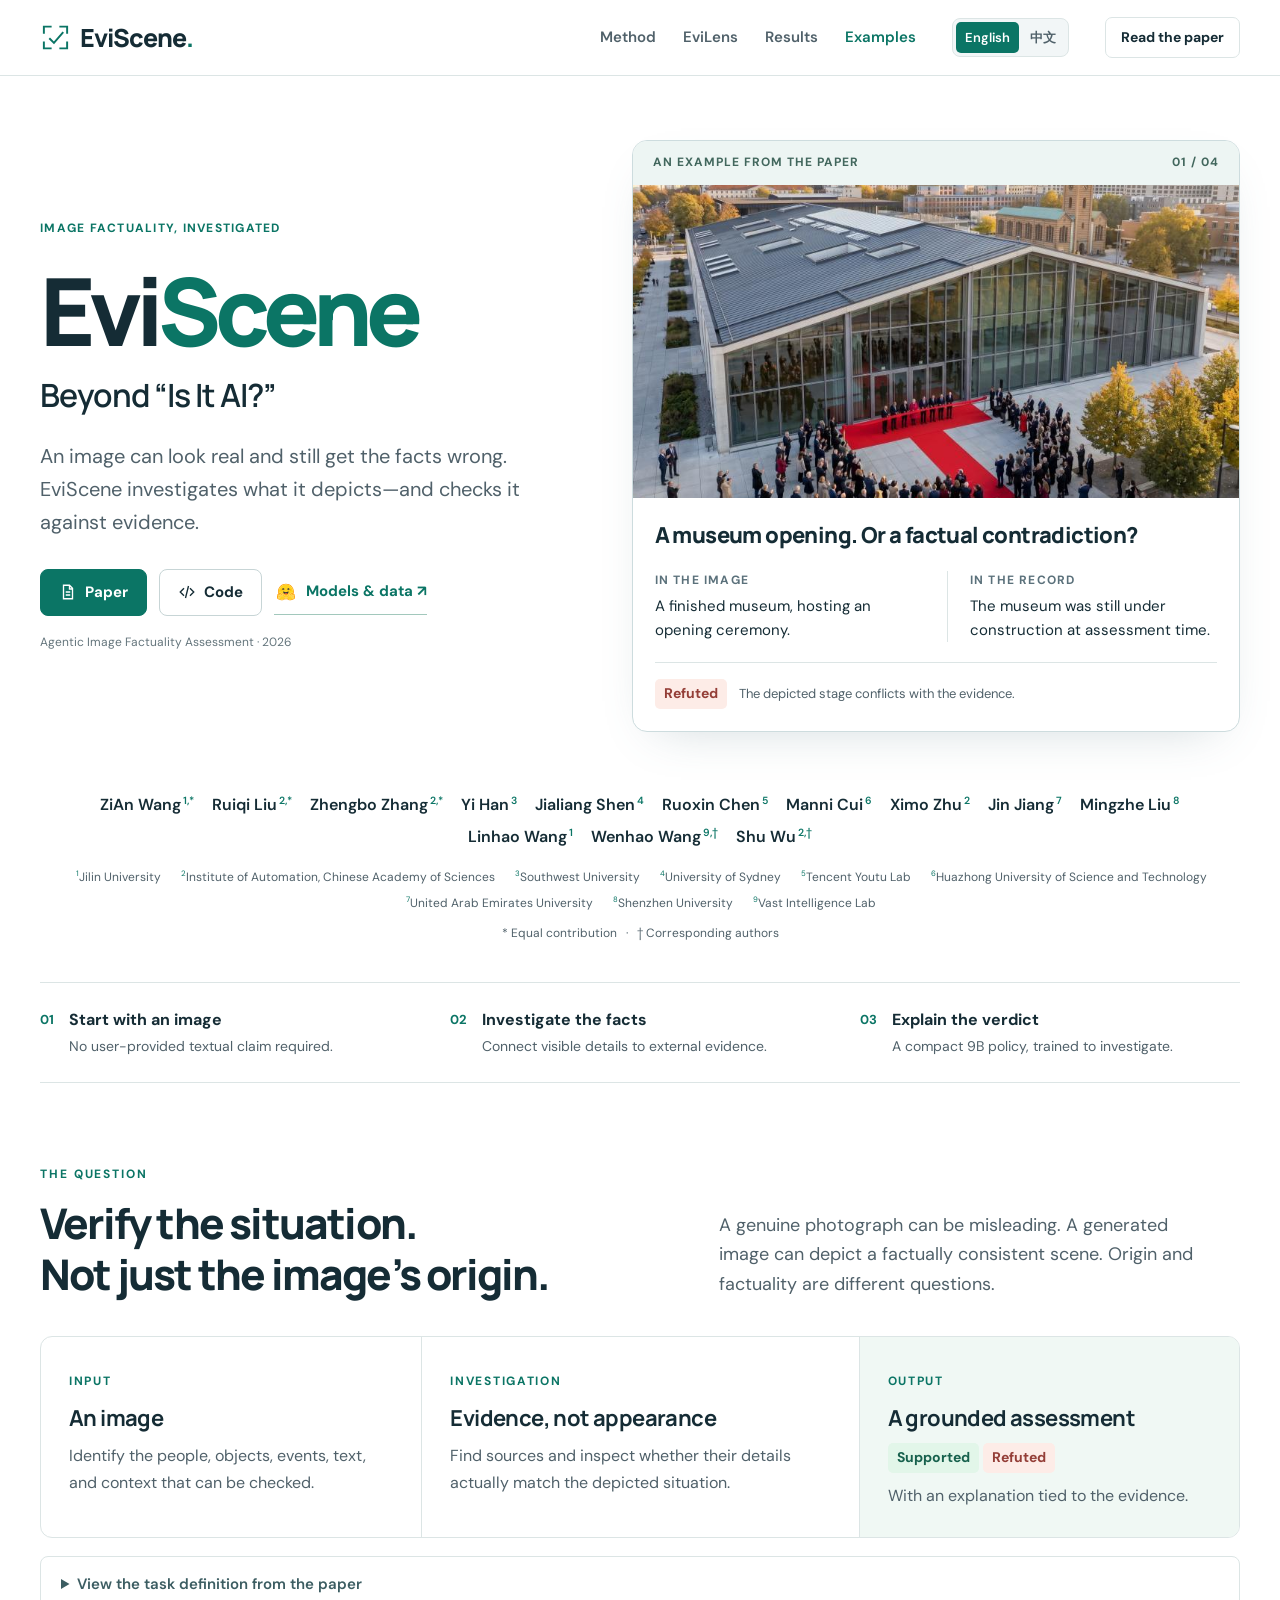
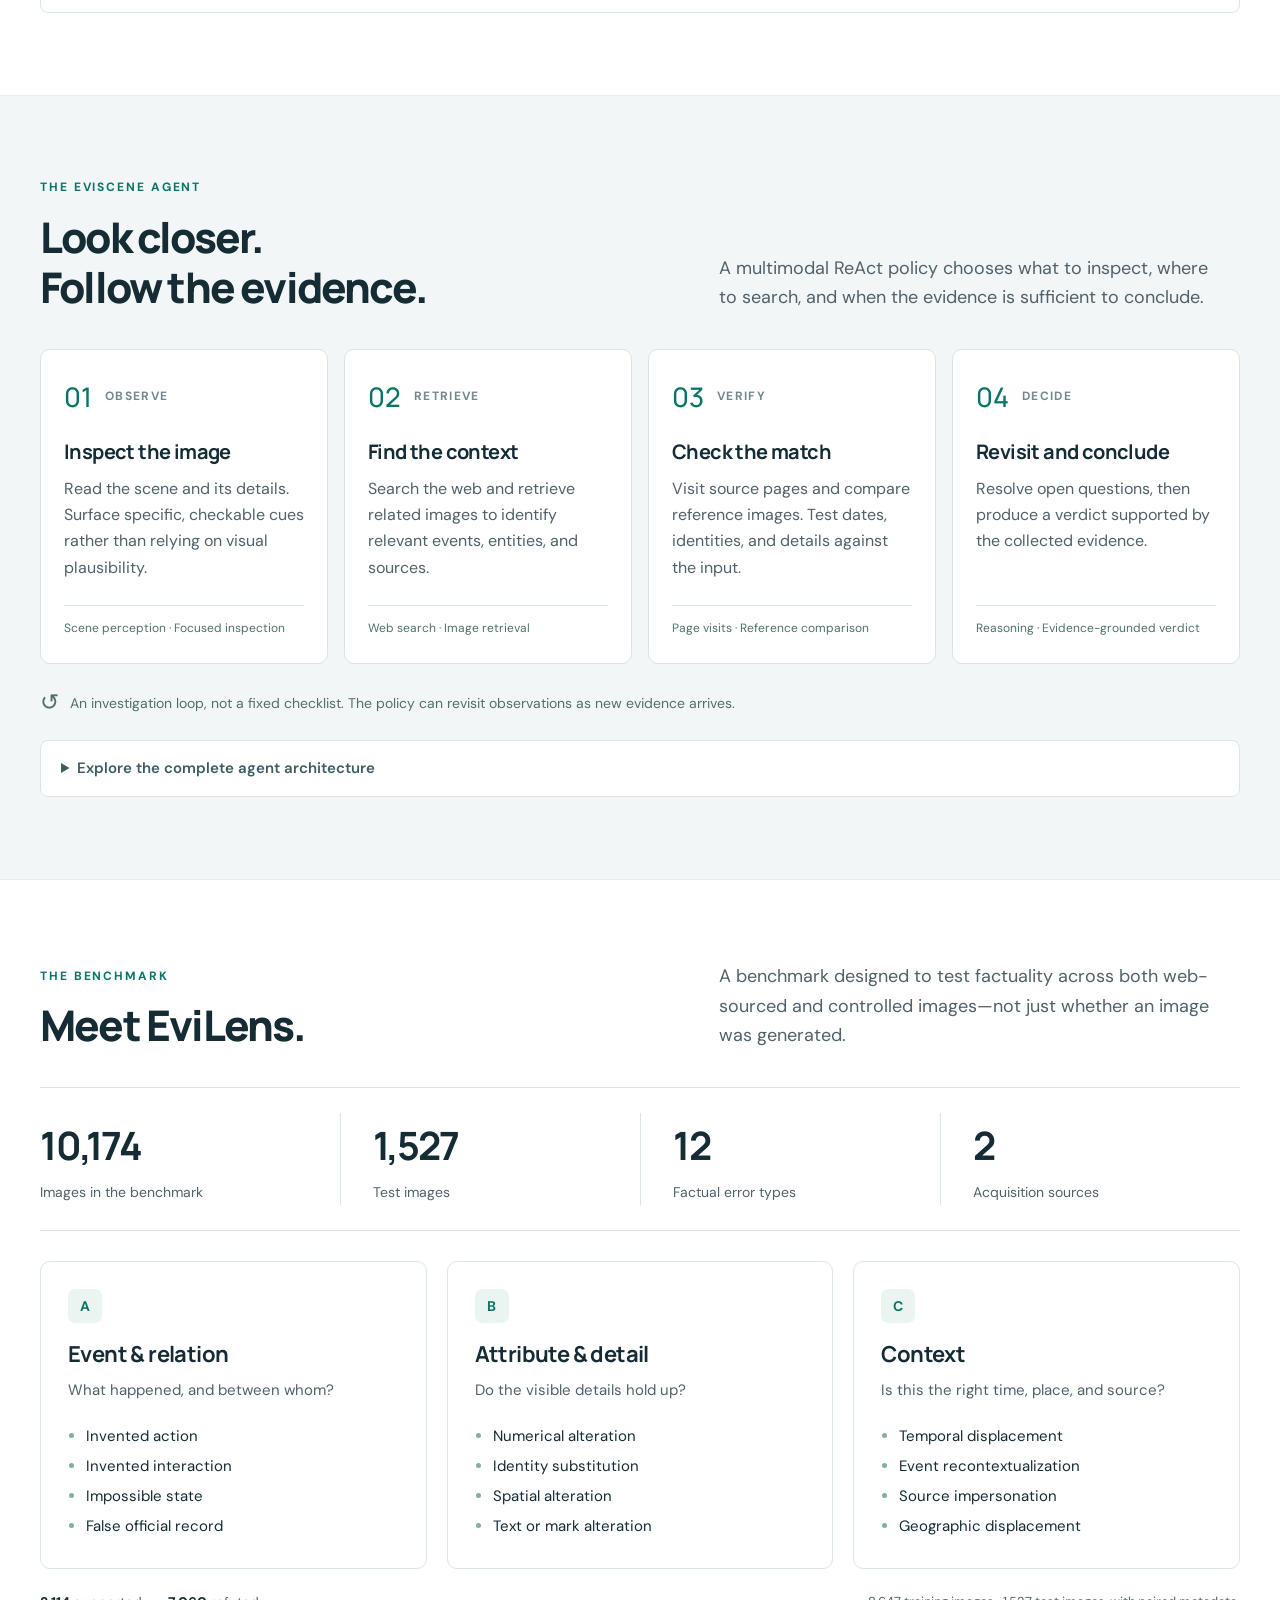
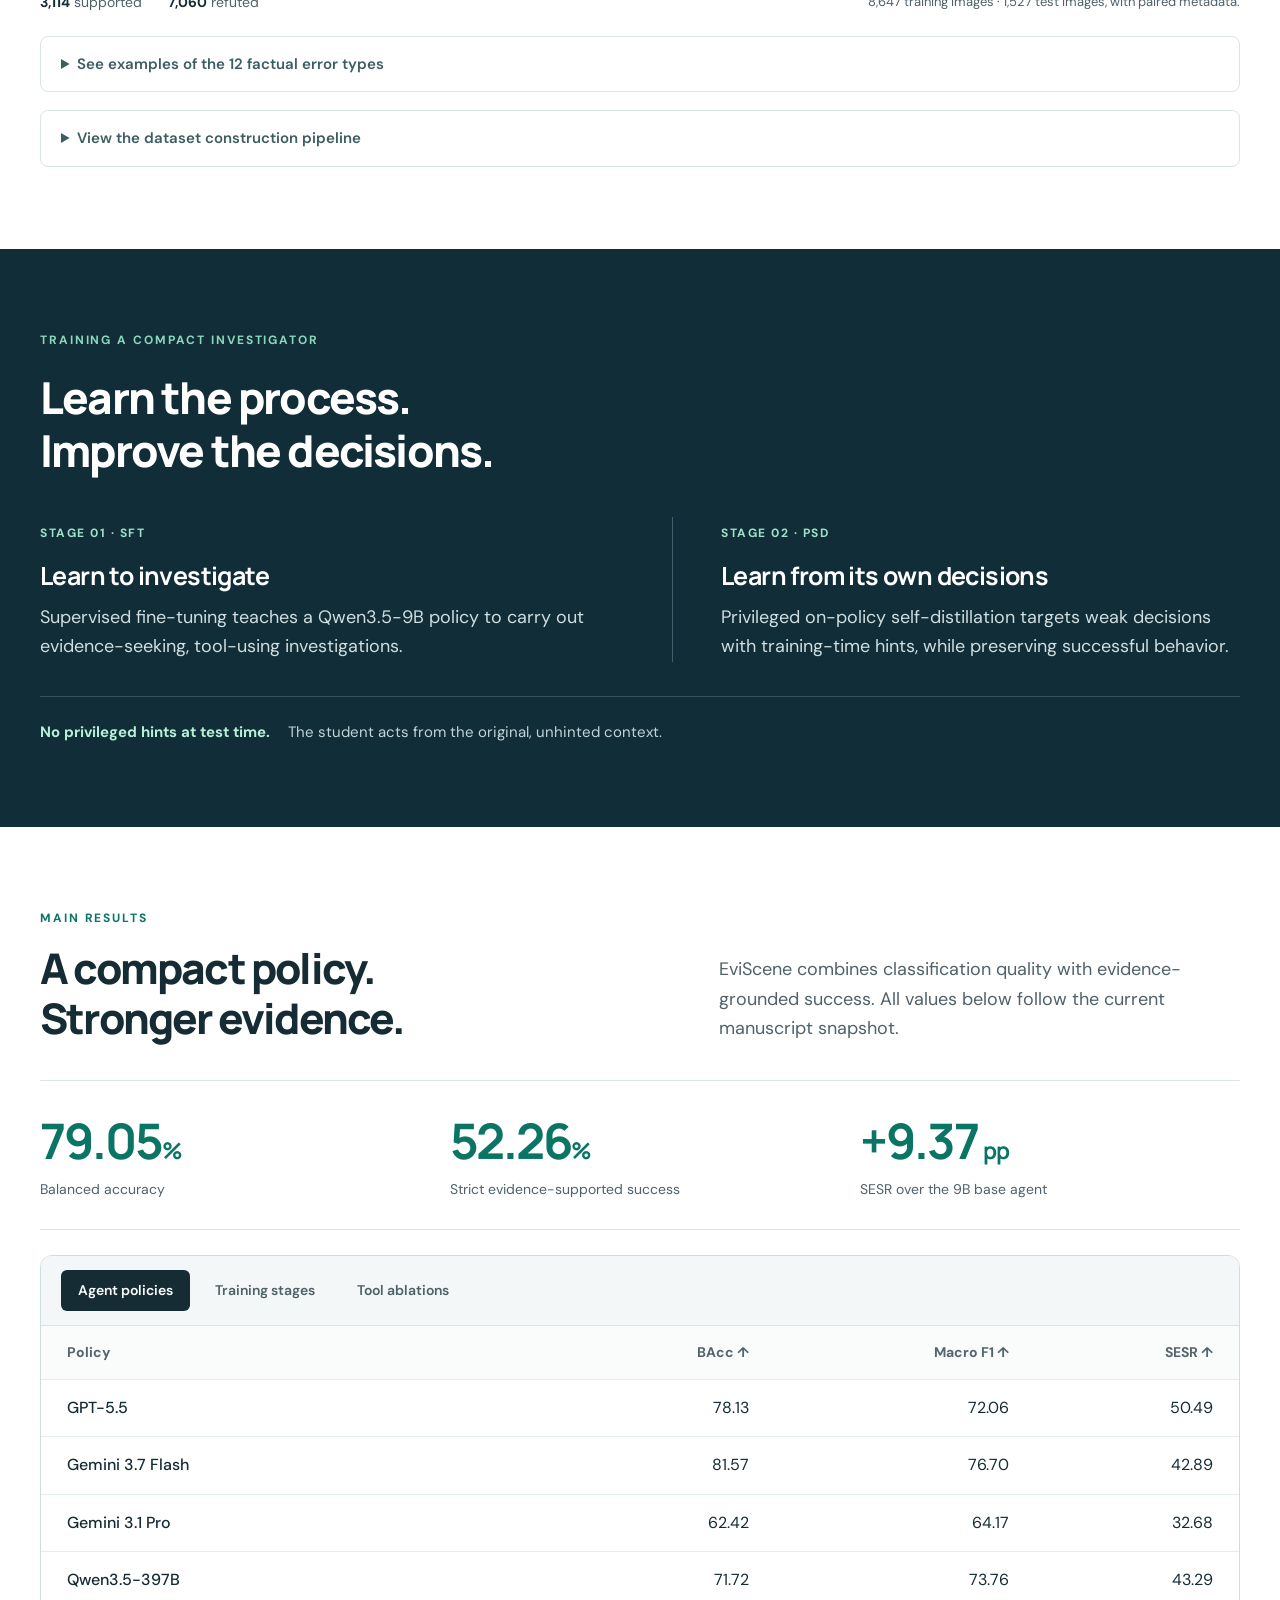
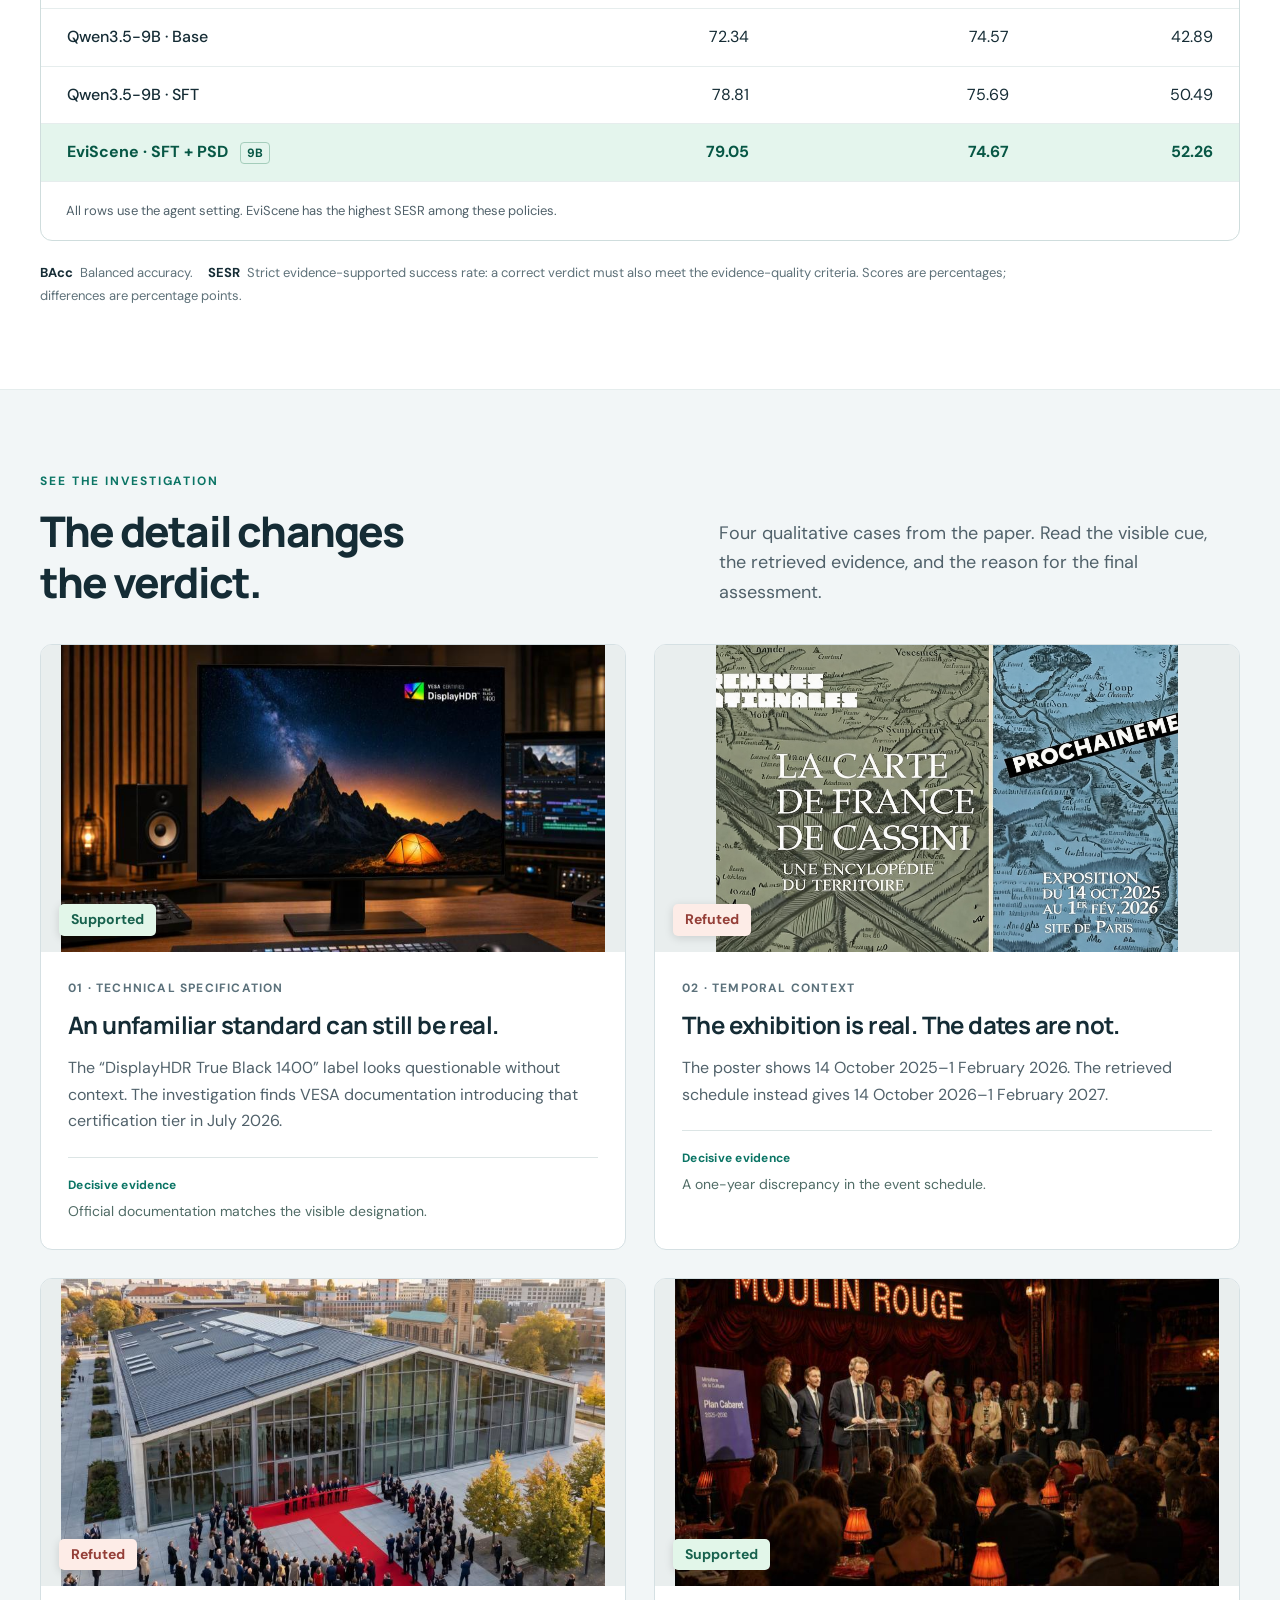
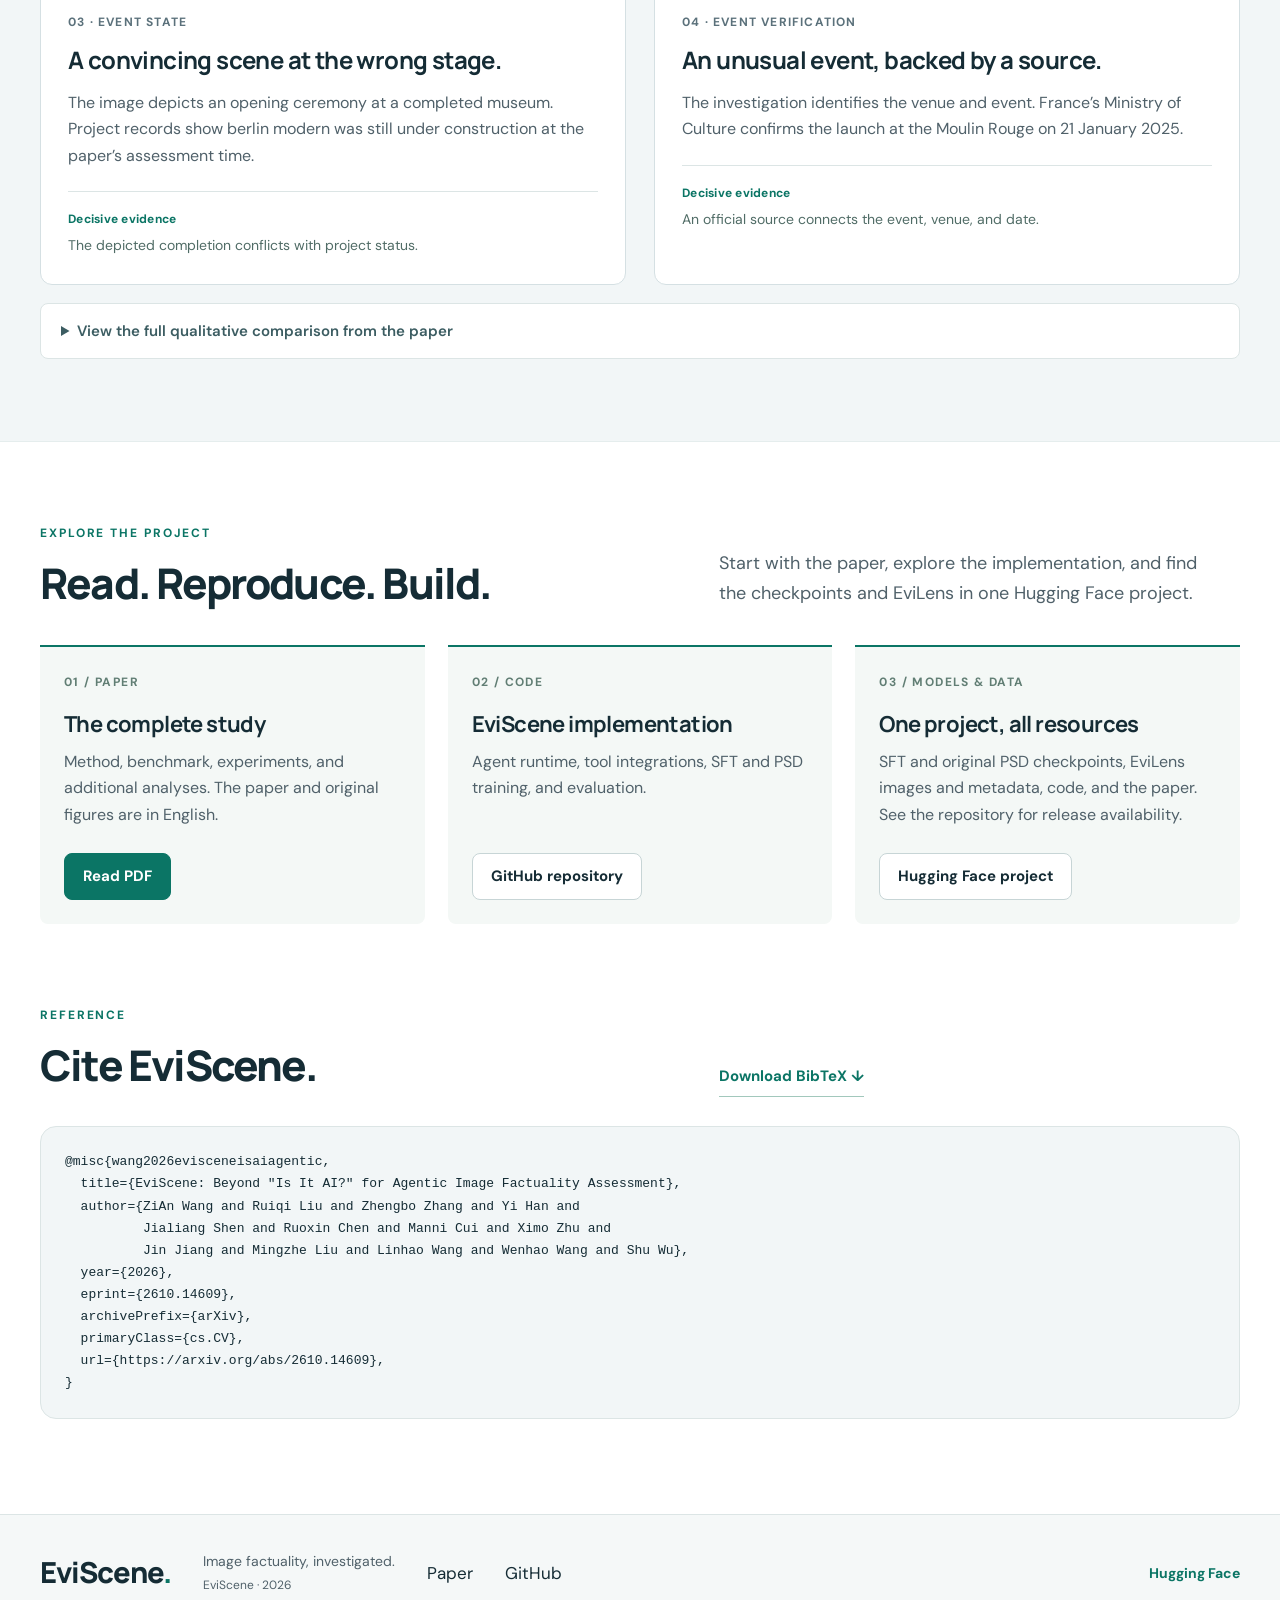
<file: index.html>
<!doctype html>
<html lang="en">
  <head>
    <meta charset="utf-8" />
    <meta name="viewport" content="width=device-width,initial-scale=1" />
    <title>EviScene — Beyond “Is It AI?”</title>
    <meta
      name="description"
      content="EviScene investigates the facts behind an image with visual inspection, retrieval, and evidence-grounded reasoning. Meet EviLens, a benchmark for image factuality assessment."
    />
    <meta name="theme-color" content="#0b7565" />
    <link rel="canonical" href="https://wangzian828.github.io/EVISCENE/" />
    <link rel="alternate" hreflang="en" href="https://wangzian828.github.io/EVISCENE/" />
    <link rel="alternate" hreflang="zh-CN" href="https://wangzian828.github.io/EVISCENE/zh.html" />
    <link rel="alternate" hreflang="x-default" href="https://wangzian828.github.io/EVISCENE/" />
    <meta property="og:locale" content="en_US" />
    <meta property="og:locale:alternate" content="zh_CN" />
    <meta property="og:title" content="EviScene: Beyond “Is It AI?”" />
    <meta property="og:description" content="Agentic image factuality assessment. Explore the paper, code, models, and EviLens benchmark." />
    <meta property="og:url" content="https://wangzian828.github.io/EVISCENE/" />
    <meta property="og:image" content="https://wangzian828.github.io/EVISCENE/assets/architecture.webp" />
    <link
      rel="icon"
      href="data:image/svg+xml,%3Csvg xmlns='http://www.w3.org/2000/svg' viewBox='0 0 48 48'%3E%3Crect width='48' height='48' rx='12' fill='%230b7565'/%3E%3Cpath d='M12 21v-8h8M28 13h8v8M36 28v8h-8M20 36h-8v-8' fill='none' stroke='white' stroke-width='3'/%3E%3Cpath d='m18 24 5 5 9-10' fill='none' stroke='%23bce6c9' stroke-width='3'/%3E%3C/svg%3E"
    />
    <link rel="preconnect" href="https://fonts.googleapis.com" />
    <link rel="preconnect" href="https://fonts.gstatic.com" crossorigin />
    <link
      href="https://fonts.googleapis.com/css2?family=DM+Sans:wght@400;500;600;700&family=Manrope:wght@400;500;600;700;800&display=swap"
      rel="stylesheet"
    />
    <link rel="stylesheet" href="styles.css?v=arxiv2610" />
    <script src="site.js?v=bilingual1" defer></script>
  </head>
  <body>
    <a class="skip-link" href="#main">Skip to content</a>
    <header class="site-header">
      <div class="shell nav-shell">
        <a class="brand" href="#top" aria-label="EviScene home"
          ><svg viewBox="0 0 40 40" aria-hidden="true">
            <path d="M5 15V6h10M25 6h10v9M35 25v9H25M15 34H5v-9" />
            <path d="m12 21 6 6 12-14" /></svg
          >EviScene<span>.</span></a
        >
        <nav aria-label="Main navigation">
          <a href="#method">Method</a><a href="#benchmark">EviLens</a
          ><a href="#results">Results</a><a href="#examples">Examples</a>
        </nav>
        <div class="language-switch" role="group" aria-label="Language">
          <a href="./" lang="en" hreflang="en" data-language="en" aria-current="page">English</a>
          <a href="zh.html" lang="zh-CN" hreflang="zh-CN" data-language="zh-CN">中文</a>
        </div>
        <a
          class="nav-paper"
          href="https://arxiv.org/abs/2610.14609"
          target="_blank"
          rel="noopener"
          >Read the paper</a
        >
      </div>
    </header>
    <main id="main">
      <section class="hero shell" id="top">
        <div class="hero-copy">
          <div class="eyebrow">IMAGE FACTUALITY, INVESTIGATED</div>
          <h1>Evi<span>Scene</span></h1>
          <p class="hero-subtitle">Beyond “Is It AI?”</p>
          <p class="hero-description">
            An image can look real and still get the facts wrong. EviScene
            investigates what it depicts—and checks it against evidence.
          </p>
          <div class="hero-actions">
            <a
              class="button primary"
              href="https://arxiv.org/abs/2610.14609"
              target="_blank"
              rel="noopener"
              ><svg viewBox="0 0 24 24" aria-hidden="true">
                <path d="M6 3h8l4 4v14H6zM14 3v5h4M9 12h6M9 16h6" /></svg
              >Paper</a
            >
            <a
              class="button"
              href="https://github.com/wangzian828/EVISCENE"
              target="_blank"
              rel="noopener"
              ><svg viewBox="0 0 24 24" aria-hidden="true">
                <path d="m8 7-5 5 5 5M16 7l5 5-5 5M14 4l-4 16" /></svg
              >Code</a
            >
            <a class="text-link" href="https://huggingface.co/ZiAnwang/EviScene" target="_blank" rel="noopener"><img class="hf-logo" src="assets/huggingface.svg" width="24" height="24" alt="Hugging Face" /><span>Models &amp; data ↗</span></a>
          </div>
          <p class="hero-note">
            Agentic Image Factuality Assessment · 2026
          </p>
        </div>
        <article class="hero-case">
          <div class="case-topline">
            <span>AN EXAMPLE FROM THE PAPER</span><span>01 / 04</span>
          </div>
          <img
            class="hero-photo"
            src="assets/case-museum.jpg"
            width="812"
            height="458"
            alt="An apparent museum opening ceremony in front of a completed modern building"
          />
          <div class="hero-case-body">
            <h2>A museum opening. Or a factual contradiction?</h2>
            <div class="evidence-pair">
              <div>
                <span class="micro-label">IN THE IMAGE</span>
                <p>A finished museum, hosting an opening ceremony.</p>
              </div>
              <div>
                <span class="micro-label">IN THE RECORD</span>
                <p>
                  The museum was still under construction at assessment time.
                </p>
              </div>
            </div>
            <div class="verdict-line">
              <span class="verdict refuted">Refuted</span
              ><span>The depicted stage conflicts with the evidence.</span>
            </div>
          </div>
        </article>
      </section>
      <section class="shell authors" aria-label="Authors and affiliations">
        <p class="author-names">
          <span>ZiAn Wang<sup>1,*</sup></span>
          <span>Ruiqi Liu<sup>2,*</sup></span>
          <span>Zhengbo Zhang<sup>2,*</sup></span>
          <span>Yi Han<sup>3</sup></span>
          <span>Jialiang Shen<sup>4</sup></span>
          <span>Ruoxin Chen<sup>5</sup></span>
          <span>Manni Cui<sup>6</sup></span>
          <span>Ximo Zhu<sup>2</sup></span>
          <span>Jin Jiang<sup>7</sup></span>
          <span>Mingzhe Liu<sup>8</sup></span>
          <span>Linhao Wang<sup>1</sup></span>
          <span>Wenhao Wang<sup>9,†</sup></span>
          <span>Shu Wu<sup>2,†</sup></span>
        </p>
        <p class="affiliations">
          <span><sup>1</sup>Jilin University</span>
          <span><sup>2</sup>Institute of Automation, Chinese Academy of Sciences</span>
          <span><sup>3</sup>Southwest University</span>
          <span><sup>4</sup>University of Sydney</span>
          <span><sup>5</sup>Tencent Youtu Lab</span>
          <span><sup>6</sup>Huazhong University of Science and Technology</span>
          <span><sup>7</sup>United Arab Emirates University</span>
          <span><sup>8</sup>Shenzhen University</span>
          <span><sup>9</sup>Vast Intelligence Lab</span>
        </p>
        <p class="author-notes">* Equal contribution &nbsp; · &nbsp; † Corresponding authors</p>
      </section>
      <div class="shell principles">
        <div>
          <span>01</span>
          <p>
            <strong>Start with an image</strong>No user-provided textual claim
            required.
          </p>
        </div>
        <div>
          <span>02</span>
          <p>
            <strong>Investigate the facts</strong>Connect visible details to
            external evidence.
          </p>
        </div>
        <div>
          <span>03</span>
          <p>
            <strong>Explain the verdict</strong>A compact 9B policy, trained to
            investigate.
          </p>
        </div>
      </div>

      <section class="section shell" id="overview">
        <div class="section-head">
          <div>
            <p class="eyebrow">THE QUESTION</p>
            <h2>Verify the situation.<br />Not just the image’s origin.</h2>
          </div>
          <p>
            A genuine photograph can be misleading. A generated image can depict
            a factually consistent scene. Origin and factuality are different
            questions.
          </p>
        </div>
        <div class="task-flow">
          <div class="task-step">
            <span class="step-label">INPUT</span>
            <h3>An image</h3>
            <p>
              Identify the people, objects, events, text, and context that can
              be checked.
            </p>
          </div>
          <div class="task-step">
            <span class="step-label">INVESTIGATION</span>
            <h3>Evidence, not appearance</h3>
            <p>
              Find sources and inspect whether their details actually match the
              depicted situation.
            </p>
          </div>
          <div class="task-step task-outcome">
            <span class="step-label">OUTPUT</span>
            <h3>A grounded assessment</h3>
            <p>
              <span class="verdict supported">Supported</span>
              <span class="verdict refuted">Refuted</span>
            </p>
            <p>With an explanation tied to the evidence.</p>
          </div>
        </div>
        <details class="paper-detail">
          <summary>View the task definition from the paper</summary>
          <button
            class="paper-figure"
            data-figure="assets/task.webp"
            data-pdf="assets/task.pdf"
            data-caption="Image factuality assessment: task definition"
          >
            <img
              loading="lazy"
              src="assets/task.webp"
              alt="Paper figure defining image factuality assessment"
            /><span>Open full-size figure</span>
          </button>
        </details>
      </section>

      <section class="tinted" id="method">
        <div class="section shell">
          <div class="section-head">
            <div>
              <p class="eyebrow">THE EVISCENE AGENT</p>
              <h2>Look closer.<br />Follow the evidence.</h2>
            </div>
            <p>
              A multimodal ReAct policy chooses what to inspect, where to
              search, and when the evidence is sufficient to conclude.
            </p>
          </div>
          <div class="method-grid">
            <article>
              <div class="method-number">01 <span>OBSERVE</span></div>
              <h3>Inspect the image</h3>
              <p>
                Read the scene and its details. Surface specific, checkable cues
                rather than relying on visual plausibility.
              </p>
              <div class="tool-label">
                Scene perception · Focused inspection
              </div>
            </article>
            <article>
              <div class="method-number">02 <span>RETRIEVE</span></div>
              <h3>Find the context</h3>
              <p>
                Search the web and retrieve related images to identify relevant
                events, entities, and sources.
              </p>
              <div class="tool-label">Web search · Image retrieval</div>
            </article>
            <article>
              <div class="method-number">03 <span>VERIFY</span></div>
              <h3>Check the match</h3>
              <p>
                Visit source pages and compare reference images. Test dates,
                identities, and details against the input.
              </p>
              <div class="tool-label">Page visits · Reference comparison</div>
            </article>
            <article>
              <div class="method-number">04 <span>DECIDE</span></div>
              <h3>Revisit and conclude</h3>
              <p>
                Resolve open questions, then produce a verdict supported by the
                collected evidence.
              </p>
              <div class="tool-label">
                Reasoning · Evidence-grounded verdict
              </div>
            </article>
          </div>
          <p class="loop-note">
            <span aria-hidden="true">↺</span> An investigation loop, not a fixed
            checklist. The policy can revisit observations as new evidence
            arrives.
          </p>
          <details class="paper-detail">
            <summary>Explore the complete agent architecture</summary>
            <button
              class="paper-figure"
              data-figure="assets/architecture.webp"
              data-pdf="assets/architecture.pdf"
              data-caption="EviScene: complete agent architecture"
            >
              <img
                loading="lazy"
                src="assets/architecture.webp"
                alt="Complete EviScene agent architecture from the manuscript"
              /><span>Open full-size figure</span>
            </button>
          </details>
        </div>
      </section>

      <section class="section shell" id="benchmark">
        <div class="section-head">
          <div>
            <p class="eyebrow">THE BENCHMARK</p>
            <h2>Meet EviLens.</h2>
          </div>
          <p>
            A benchmark designed to test factuality across both web-sourced and
            controlled images—not just whether an image was generated.
          </p>
        </div>
        <div class="dataset-stats">
          <div><strong>10,174</strong><span>Images in the benchmark</span></div>
          <div><strong>1,527</strong><span>Test images</span></div>
          <div><strong>12</strong><span>Factual error types</span></div>
          <div><strong>2</strong><span>Acquisition sources</span></div>
        </div>
        <div class="taxonomy-grid">
          <article>
            <span class="taxonomy-index">A</span>
            <h3>Event &amp; relation</h3>
            <p>What happened, and between whom?</p>
            <ul>
              <li>Invented action</li>
              <li>Invented interaction</li>
              <li>Impossible state</li>
              <li>False official record</li>
            </ul>
          </article>
          <article>
            <span class="taxonomy-index">B</span>
            <h3>Attribute &amp; detail</h3>
            <p>Do the visible details hold up?</p>
            <ul>
              <li>Numerical alteration</li>
              <li>Identity substitution</li>
              <li>Spatial alteration</li>
              <li>Text or mark alteration</li>
            </ul>
          </article>
          <article>
            <span class="taxonomy-index">C</span>
            <h3>Context</h3>
            <p>Is this the right time, place, and source?</p>
            <ul>
              <li>Temporal displacement</li>
              <li>Event recontextualization</li>
              <li>Source impersonation</li>
              <li>Geographic displacement</li>
            </ul>
          </article>
        </div>
        <div class="dataset-note">
          <span><strong>3,114</strong> supported</span
          ><span><strong>7,060</strong> refuted</span>
          <p>8,647 training images · 1,527 test images, with paired metadata.</p>
        </div>
        <details class="paper-detail">
          <summary>See examples of the 12 factual error types</summary>
          <button
            class="paper-figure"
            data-figure="assets/taxonomy.webp"
            data-pdf="assets/taxonomy.pdf"
            data-caption="EviLens: factual error taxonomy"
          >
            <img
              loading="lazy"
              src="assets/taxonomy.webp"
              alt="Twelve image factuality error types with examples"
            /><span>Open full-size figure</span>
          </button>
        </details>
        <details class="paper-detail">
          <summary>View the dataset construction pipeline</summary>
          <button
            class="paper-figure"
            data-figure="assets/dataset-pipeline.webp"
            data-caption="EviLens: dataset construction pipeline"
          >
            <img
              loading="lazy"
              src="assets/dataset-pipeline.webp"
              alt="EviLens dataset construction pipeline"
            /><span>Open full-size figure</span>
          </button>
        </details>
      </section>

      <section class="training-section" id="training">
        <div class="section shell">
          <p class="eyebrow">TRAINING A COMPACT INVESTIGATOR</p>
          <h2>Learn the process.<br />Improve the decisions.</h2>
          <div class="training-grid">
            <article>
              <span class="training-tag">STAGE 01 · SFT</span>
              <h3>Learn to investigate</h3>
              <p>
                Supervised fine-tuning teaches a Qwen3.5-9B policy to carry out
                evidence-seeking, tool-using investigations.
              </p>
            </article>
            <article>
              <span class="training-tag">STAGE 02 · PSD</span>
              <h3>Learn from its own decisions</h3>
              <p>
                Privileged on-policy self-distillation targets weak decisions
                with training-time hints, while preserving successful behavior.
              </p>
            </article>
          </div>
          <div class="training-foot">
            <strong>No privileged hints at test time.</strong>
            <p>The student acts from the original, unhinted context.</p>
          </div>
        </div>
      </section>

      <section class="section shell" id="results">
        <div class="section-head">
          <div>
            <p class="eyebrow">MAIN RESULTS</p>
            <h2>A compact policy.<br />Stronger evidence.</h2>
          </div>
          <p>
            EviScene combines classification quality with evidence-grounded
            success. All values below follow the current manuscript snapshot.
          </p>
        </div>
        <div class="result-highlights">
          <div>
            <strong>79.05<span>%</span></strong
            ><span>Balanced accuracy</span>
          </div>
          <div>
            <strong>52.26<span>%</span></strong
            ><span>Strict evidence-supported success</span>
          </div>
          <div>
            <strong>+9.37<span> pp</span></strong
            ><span>SESR over the 9B base agent</span>
          </div>
        </div>
        <div class="results-box">
          <div class="tabs" role="tablist" aria-label="Result comparisons">
            <button
              id="tab-policies"
              role="tab"
              aria-selected="true"
              aria-controls="panel-policies"
            >
              Agent policies</button
            ><button
              id="tab-training"
              role="tab"
              aria-selected="false"
              aria-controls="panel-training"
              tabindex="-1"
            >
              Training stages</button
            ><button
              id="tab-tools"
              role="tab"
              aria-selected="false"
              aria-controls="panel-tools"
              tabindex="-1"
            >
              Tool ablations
            </button>
          </div>
          <div
            id="panel-policies"
            role="tabpanel"
            aria-labelledby="tab-policies"
          >
            <div
              class="table-scroll"
              tabindex="0"
              aria-label="Agent policy results, scroll horizontally on small screens"
            >
              <table>
                <thead>
                  <tr>
                    <th scope="col">Policy</th>
                    <th scope="col">BAcc ↑</th>
                    <th scope="col">Macro F1 ↑</th>
                    <th scope="col">SESR ↑</th>
                  </tr>
                </thead>
                <tbody>
                  <tr>
                    <th scope="row">GPT-5.5</th>
                    <td>78.13</td>
                    <td>72.06</td>
                    <td>50.49</td>
                  </tr>
                  <tr>
                    <th scope="row">Gemini 3.7 Flash</th>
                    <td>81.57</td>
                    <td>76.70</td>
                    <td>42.89</td>
                  </tr>
                  <tr>
                    <th scope="row">Gemini 3.1 Pro</th>
                    <td>62.42</td>
                    <td>64.17</td>
                    <td>32.68</td>
                  </tr>
                  <tr>
                    <th scope="row">Qwen3.5-397B</th>
                    <td>71.72</td>
                    <td>73.76</td>
                    <td>43.29</td>
                  </tr>
                  <tr>
                    <th scope="row">Qwen3.5-9B · Base</th>
                    <td>72.34</td>
                    <td>74.57</td>
                    <td>42.89</td>
                  </tr>
                  <tr>
                    <th scope="row">Qwen3.5-9B · SFT</th>
                    <td>78.81</td>
                    <td>75.69</td>
                    <td>50.49</td>
                  </tr>
                  <tr class="highlight">
                    <th scope="row">EviScene · SFT + PSD <span>9B</span></th>
                    <td>79.05</td>
                    <td>74.67</td>
                    <td><strong>52.26</strong></td>
                  </tr>
                </tbody>
              </table>
            </div>
            <p class="table-note">
              All rows use the agent setting. EviScene has the highest SESR
              among these policies.
            </p>
          </div>
          <div
            id="panel-training"
            role="tabpanel"
            aria-labelledby="tab-training"
            hidden
          >
            <div
              class="table-scroll"
              tabindex="0"
              aria-label="Training stage results, scroll horizontally on small screens"
            >
              <table>
                <thead>
                  <tr>
                    <th scope="col">Qwen3.5-9B setting</th>
                    <th scope="col">BAcc ↑</th>
                    <th scope="col">Macro F1 ↑</th>
                    <th scope="col">SESR ↑</th>
                  </tr>
                </thead>
                <tbody>
                  <tr>
                    <th scope="row">Direct prediction</th>
                    <td>65.70</td>
                    <td>57.26</td>
                    <td>1.70</td>
                  </tr>
                  <tr>
                    <th scope="row">Base agent</th>
                    <td>72.34</td>
                    <td>74.57</td>
                    <td>42.89</td>
                  </tr>
                  <tr>
                    <th scope="row">After SFT</th>
                    <td>78.81</td>
                    <td>75.69</td>
                    <td>50.49</td>
                  </tr>
                  <tr class="highlight">
                    <th scope="row">After SFT + PSD</th>
                    <td>79.05</td>
                    <td>74.67</td>
                    <td><strong>52.26</strong></td>
                  </tr>
                </tbody>
              </table>
            </div>
            <p class="table-note">
              From the base agent to SFT + PSD: +6.71 points in BAcc and +9.37
              points in SESR.
            </p>
          </div>
          <div
            id="panel-tools"
            role="tabpanel"
            aria-labelledby="tab-tools"
            hidden
          >
            <div
              class="table-scroll"
              tabindex="0"
              aria-label="Tool ablation results, scroll horizontally on small screens"
            >
              <table>
                <thead>
                  <tr>
                    <th scope="col">Tool configuration</th>
                    <th scope="col">BAcc ↑</th>
                    <th scope="col">SESR ↑</th>
                    <th scope="col">Δ SESR</th>
                  </tr>
                </thead>
                <tbody>
                  <tr class="highlight">
                    <th scope="row">All tools · EviScene</th>
                    <td>79.05</td>
                    <td><strong>52.26</strong></td>
                    <td>—</td>
                  </tr>
                  <tr>
                    <th scope="row">Without web search</th>
                    <td>74.37</td>
                    <td>35.89</td>
                    <td>−16.37</td>
                  </tr>
                  <tr>
                    <th scope="row">Without image retrieval</th>
                    <td>74.52</td>
                    <td>40.01</td>
                    <td>−12.25</td>
                  </tr>
                  <tr>
                    <th scope="row">Without evidence inspection</th>
                    <td>76.55</td>
                    <td>46.04</td>
                    <td>−6.22</td>
                  </tr>
                </tbody>
              </table>
            </div>
            <p class="table-note">
              Evidence inspection comprises source-page visits and
              reference-image comparison. Web search has the largest SESR drop
              when removed.
            </p>
          </div>
        </div>
        <p class="metric-key">
          <strong>BAcc</strong> Balanced accuracy. <strong>SESR</strong> Strict
          evidence-supported success rate: a correct verdict must also meet the
          evidence-quality criteria. Scores are percentages; differences are
          percentage points.
        </p>
      </section>

      <section class="tinted" id="examples">
        <div class="section shell">
          <div class="section-head">
            <div>
              <p class="eyebrow">SEE THE INVESTIGATION</p>
              <h2>The detail changes<br />the verdict.</h2>
            </div>
            <p>
              Four qualitative cases from the paper. Read the visible cue, the
              retrieved evidence, and the reason for the final assessment.
            </p>
          </div>
          <div class="example-grid">
            <article class="example-card">
              <div class="example-image">
                <img
                  loading="lazy"
                  src="assets/case-display.jpg"
                  width="812"
                  height="458"
                  alt="Display certification graphic labeled DisplayHDR True Black 1400"
                /><span class="verdict supported">Supported</span>
              </div>
              <div class="example-copy">
                <span class="micro-label">01 · TECHNICAL SPECIFICATION</span>
                <h3>An unfamiliar standard can still be real.</h3>
                <p>
                  The “DisplayHDR True Black 1400” label looks questionable
                  without context. The investigation finds VESA documentation
                  introducing that certification tier in July 2026.
                </p>
                <div class="case-takeaway">
                  <strong>Decisive evidence</strong>Official documentation
                  matches the visible designation.
                </div>
              </div>
            </article>
            <article class="example-card">
              <div class="example-image">
                <img
                  loading="lazy"
                  src="assets/case-exhibition.jpg"
                  width="1800"
                  height="1200"
                  alt="Cassini exhibition poster displaying dates in 2025 and 2026"
                /><span class="verdict refuted">Refuted</span>
              </div>
              <div class="example-copy">
                <span class="micro-label">02 · TEMPORAL CONTEXT</span>
                <h3>The exhibition is real. The dates are not.</h3>
                <p>
                  The poster shows 14 October 2025–1 February 2026. The
                  retrieved schedule instead gives 14 October 2026–1 February
                  2027.
                </p>
                <div class="case-takeaway">
                  <strong>Decisive evidence</strong>A one-year discrepancy in
                  the event schedule.
                </div>
              </div>
            </article>
            <article class="example-card">
              <div class="example-image">
                <img
                  loading="lazy"
                  src="assets/case-museum.jpg"
                  width="812"
                  height="458"
                  alt="An apparent opening ceremony for berlin modern"
                /><span class="verdict refuted">Refuted</span>
              </div>
              <div class="example-copy">
                <span class="micro-label">03 · EVENT STATE</span>
                <h3>A convincing scene at the wrong stage.</h3>
                <p>
                  The image depicts an opening ceremony at a completed museum.
                  Project records show berlin modern was still under
                  construction at the paper’s assessment time.
                </p>
                <div class="case-takeaway">
                  <strong>Decisive evidence</strong>The depicted completion
                  conflicts with project status.
                </div>
              </div>
            </article>
            <article class="example-card">
              <div class="example-image">
                <img
                  loading="lazy"
                  src="assets/case-cabaret.jpg"
                  width="812"
                  height="458"
                  alt="A cultural launch event at the Moulin Rouge"
                /><span class="verdict supported">Supported</span>
              </div>
              <div class="example-copy">
                <span class="micro-label">04 · EVENT VERIFICATION</span>
                <h3>An unusual event, backed by a source.</h3>
                <p>
                  The investigation identifies the venue and event. France’s
                  Ministry of Culture confirms the launch at the Moulin Rouge on
                  21 January 2025.
                </p>
                <div class="case-takeaway">
                  <strong>Decisive evidence</strong>An official source connects
                  the event, venue, and date.
                </div>
              </div>
            </article>
          </div>
          <details class="paper-detail">
            <summary>
              View the full qualitative comparison from the paper
            </summary>
            <button
              class="paper-figure"
              data-figure="assets/qualitative.webp"
              data-pdf="assets/qualitative.pdf"
              data-caption="Qualitative comparison: direct prediction and EviScene"
            >
              <img
                loading="lazy"
                src="assets/qualitative.webp"
                alt="Paper comparison of direct prediction and evidence-seeking investigations across four cases"
              /><span>Open full-size figure</span>
            </button>
          </details>
        </div>
      </section>

      <section class="section shell resources" id="resources">
        <div class="section-head">
          <div>
            <p class="eyebrow">EXPLORE THE PROJECT</p>
            <h2>Read. Reproduce. Build.</h2>
          </div>
          <p>
            Start with the paper, explore the implementation, and find the
            checkpoints and EviLens in one Hugging Face project.
          </p>
        </div>
        <div class="resource-grid">
          <article>
            <span class="resource-type">01 / PAPER</span>
            <h3>The complete study</h3>
            <p>Method, benchmark, experiments, and additional analyses. The paper and original figures are in English.</p>
            <a
              class="button primary"
              href="https://arxiv.org/pdf/2610.14609"
              target="_blank"
              rel="noopener"
              >Read PDF</a
            >
          </article>
          <article>
            <span class="resource-type">02 / CODE</span>
            <h3>EviScene implementation</h3>
            <p>Agent runtime, tool integrations, SFT and PSD training, and evaluation.</p>
            <a
              class="button"
              href="https://github.com/wangzian828/EVISCENE"
              target="_blank"
              rel="noopener"
              >GitHub repository</a
            >
          </article>
          <article>
            <span class="resource-type">03 / MODELS &amp; DATA</span>
            <h3>One project, all resources</h3>
            <p>
              SFT and original PSD checkpoints, EviLens images and metadata,
              code, and the paper. See the repository for release availability.
            </p>
            <a class="button" href="https://huggingface.co/ZiAnwang/EviScene" target="_blank" rel="noopener">Hugging Face project</a>
          </article>
        </div>
      </section>
      <section class="section shell citation" id="citation">
        <div class="section-head">
          <div><p class="eyebrow">REFERENCE</p><h2>Cite EviScene.</h2></div>
          <p><a class="text-link" href="assets/eviscene.bib" download>Download BibTeX ↓</a></p>
        </div>
        <pre><code>@misc{wang2026evisceneisaiagentic,
  title={EviScene: Beyond "Is It AI?" for Agentic Image Factuality Assessment},
  author={ZiAn Wang and Ruiqi Liu and Zhengbo Zhang and Yi Han and
          Jialiang Shen and Ruoxin Chen and Manni Cui and Ximo Zhu and
          Jin Jiang and Mingzhe Liu and Linhao Wang and Wenhao Wang and Shu Wu},
  year={2026},
  eprint={2610.14609},
  archivePrefix={arXiv},
  primaryClass={cs.CV},
  url={https://arxiv.org/abs/2610.14609},
}</code></pre>
      </section>
    </main>
    <footer>
      <div class="shell footer-inner">
        <a class="footer-brand" href="#top">EviScene<span>.</span></a>
        <p>
          Image factuality, investigated.<br /><span
            >EviScene · 2026</span
          >
        </p>
        <a href="https://arxiv.org/abs/2610.14609" target="_blank" rel="noopener"
          >Paper</a
        >
        <a href="https://github.com/wangzian828/EVISCENE" target="_blank" rel="noopener">GitHub</a>
        <a href="https://huggingface.co/ZiAnwang/EviScene" target="_blank" rel="noopener">Hugging Face</a>
      </div>
    </footer>
    <dialog id="figure-dialog" aria-labelledby="figure-title">
      <div class="figure-toolbar">
        <h2 id="figure-title">Research figure</h2>
        <div class="figure-controls" role="group" aria-label="Figure zoom">
          <button data-zoom="fit" aria-pressed="true">Fit</button
          ><button data-zoom="1" aria-pressed="false">100%</button
          ><button data-zoom="2" aria-pressed="false">200%</button
          ><a class="figure-pdf" target="_blank" rel="noopener">PDF</a
          ><button class="figure-close" aria-label="Close figure">Close</button>
        </div>
      </div>
      <div
        class="zoom-stage"
        tabindex="0"
        aria-label="Scrollable enlarged figure"
      >
        <img alt="" />
      </div>
      <p class="zoom-hint">
        Choose 100% or 200% to inspect details. Scroll to move around the
        figure.
      </p>
    </dialog>
  </body>
</html>
</file>
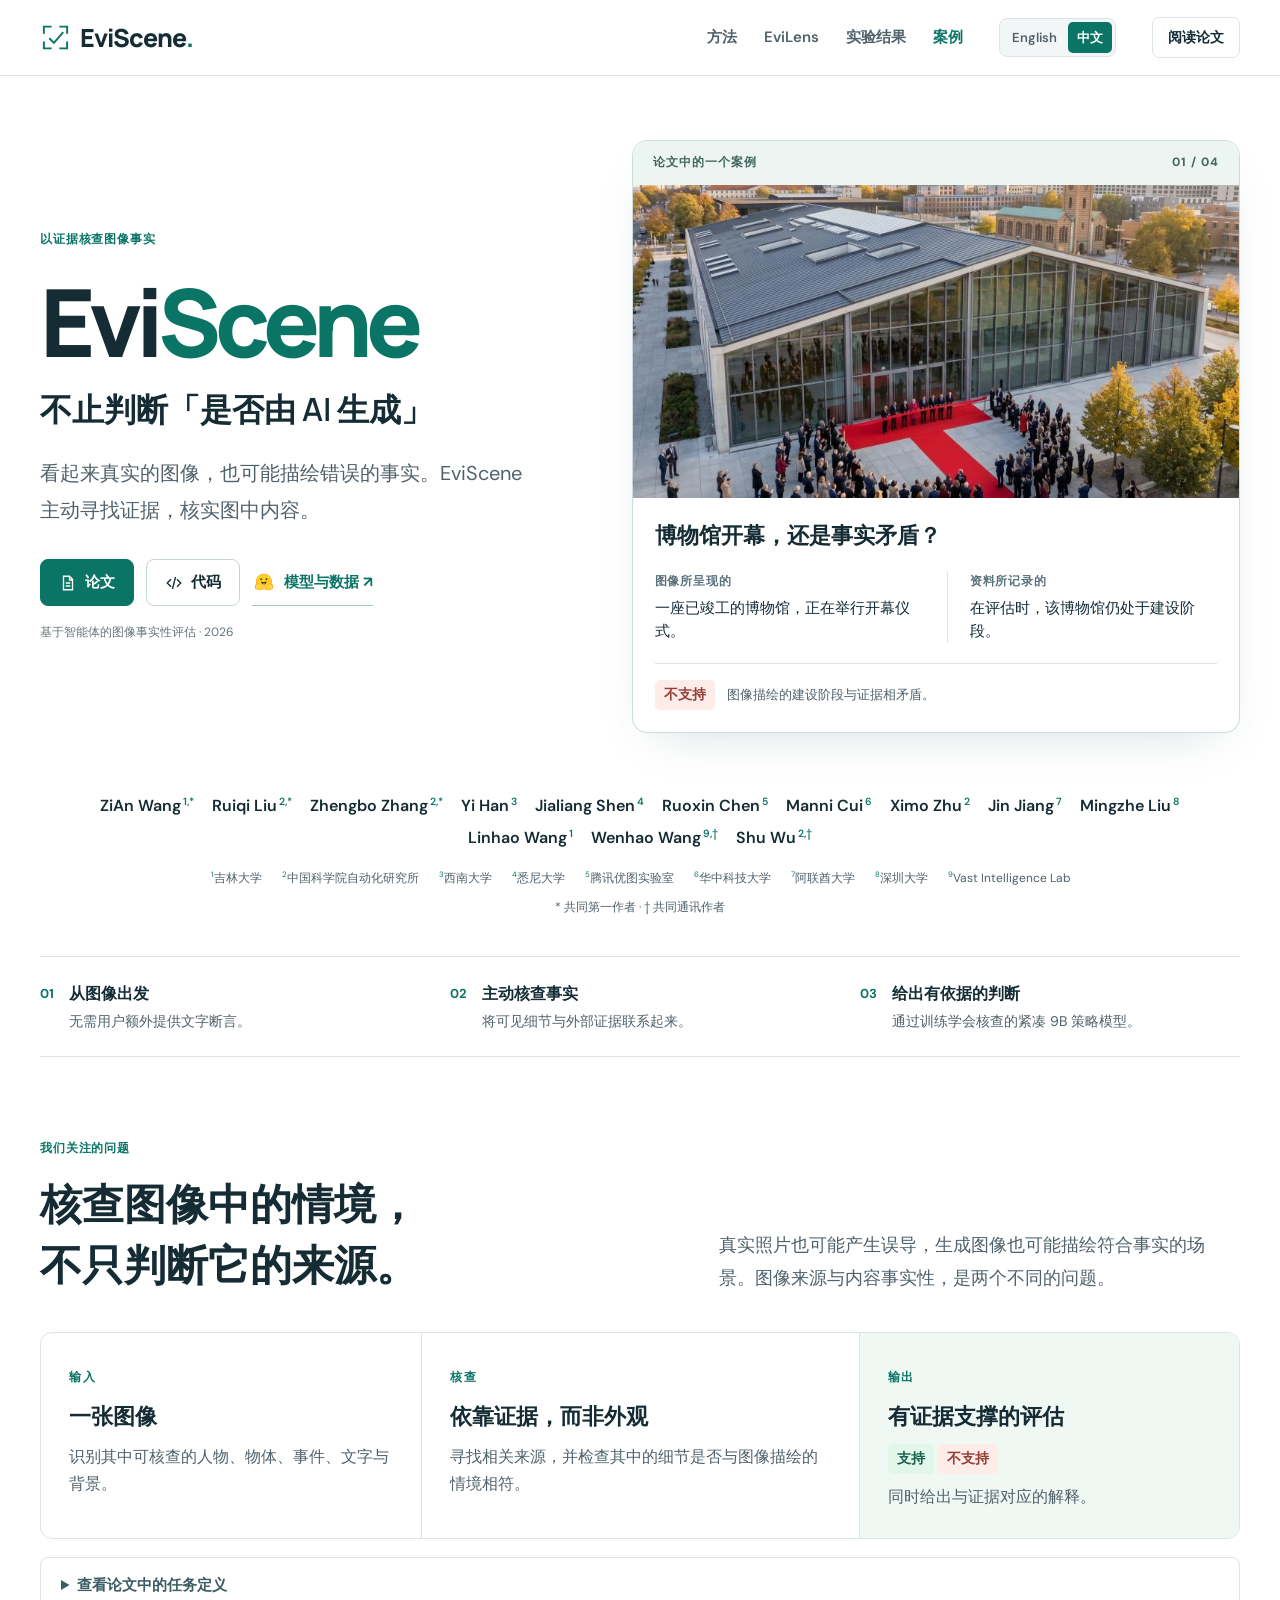
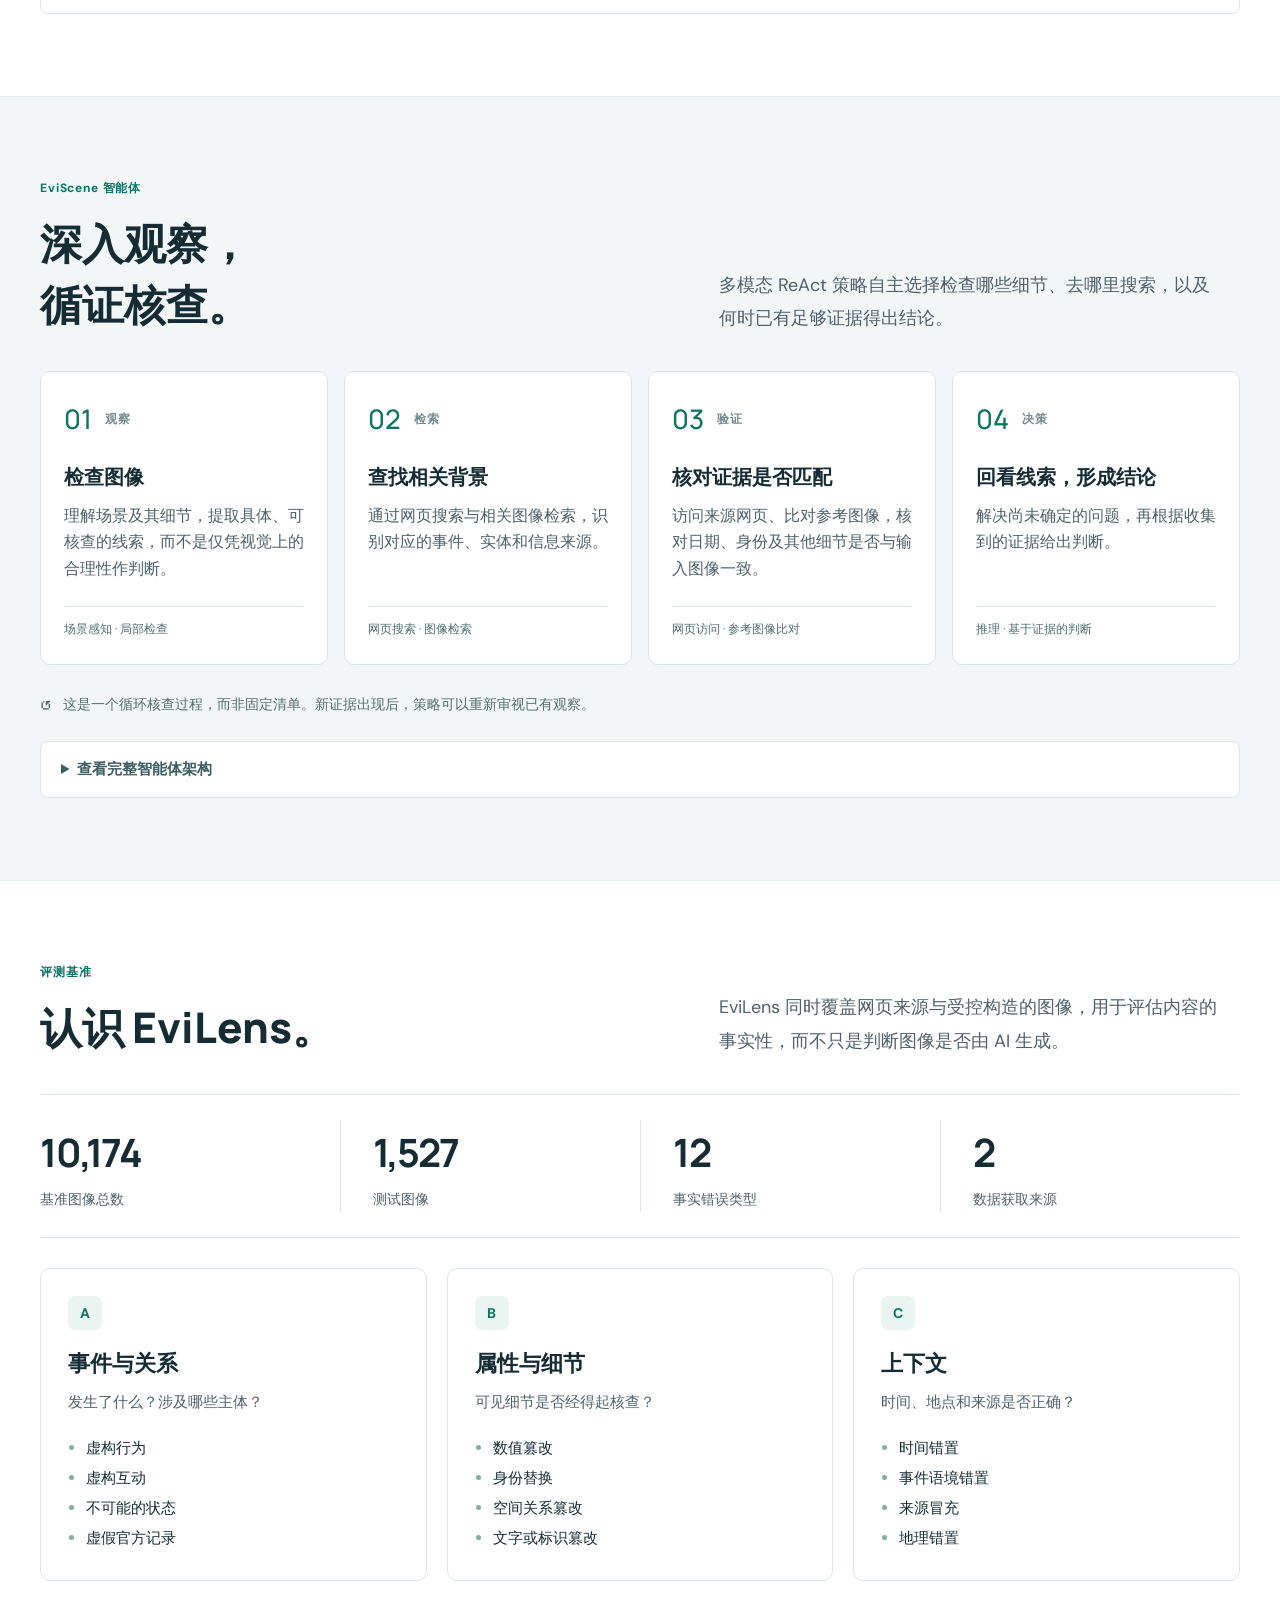
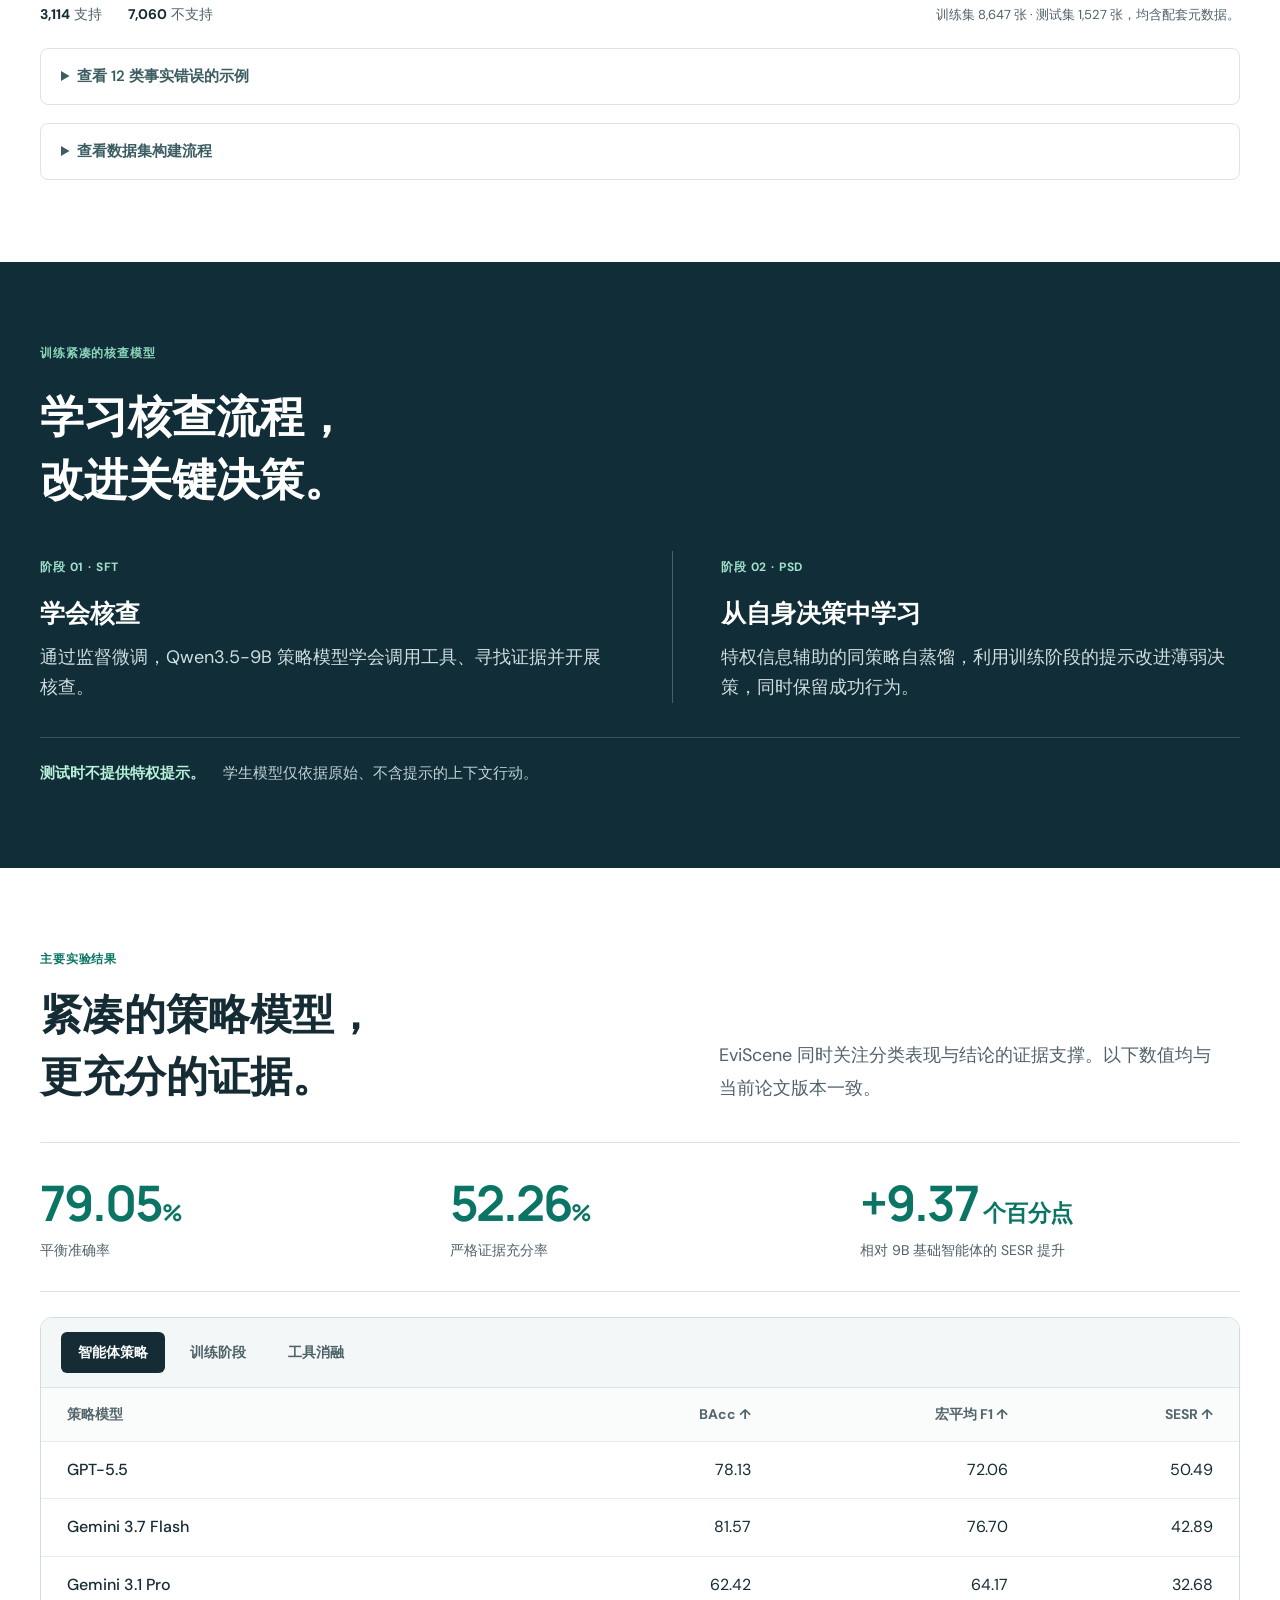
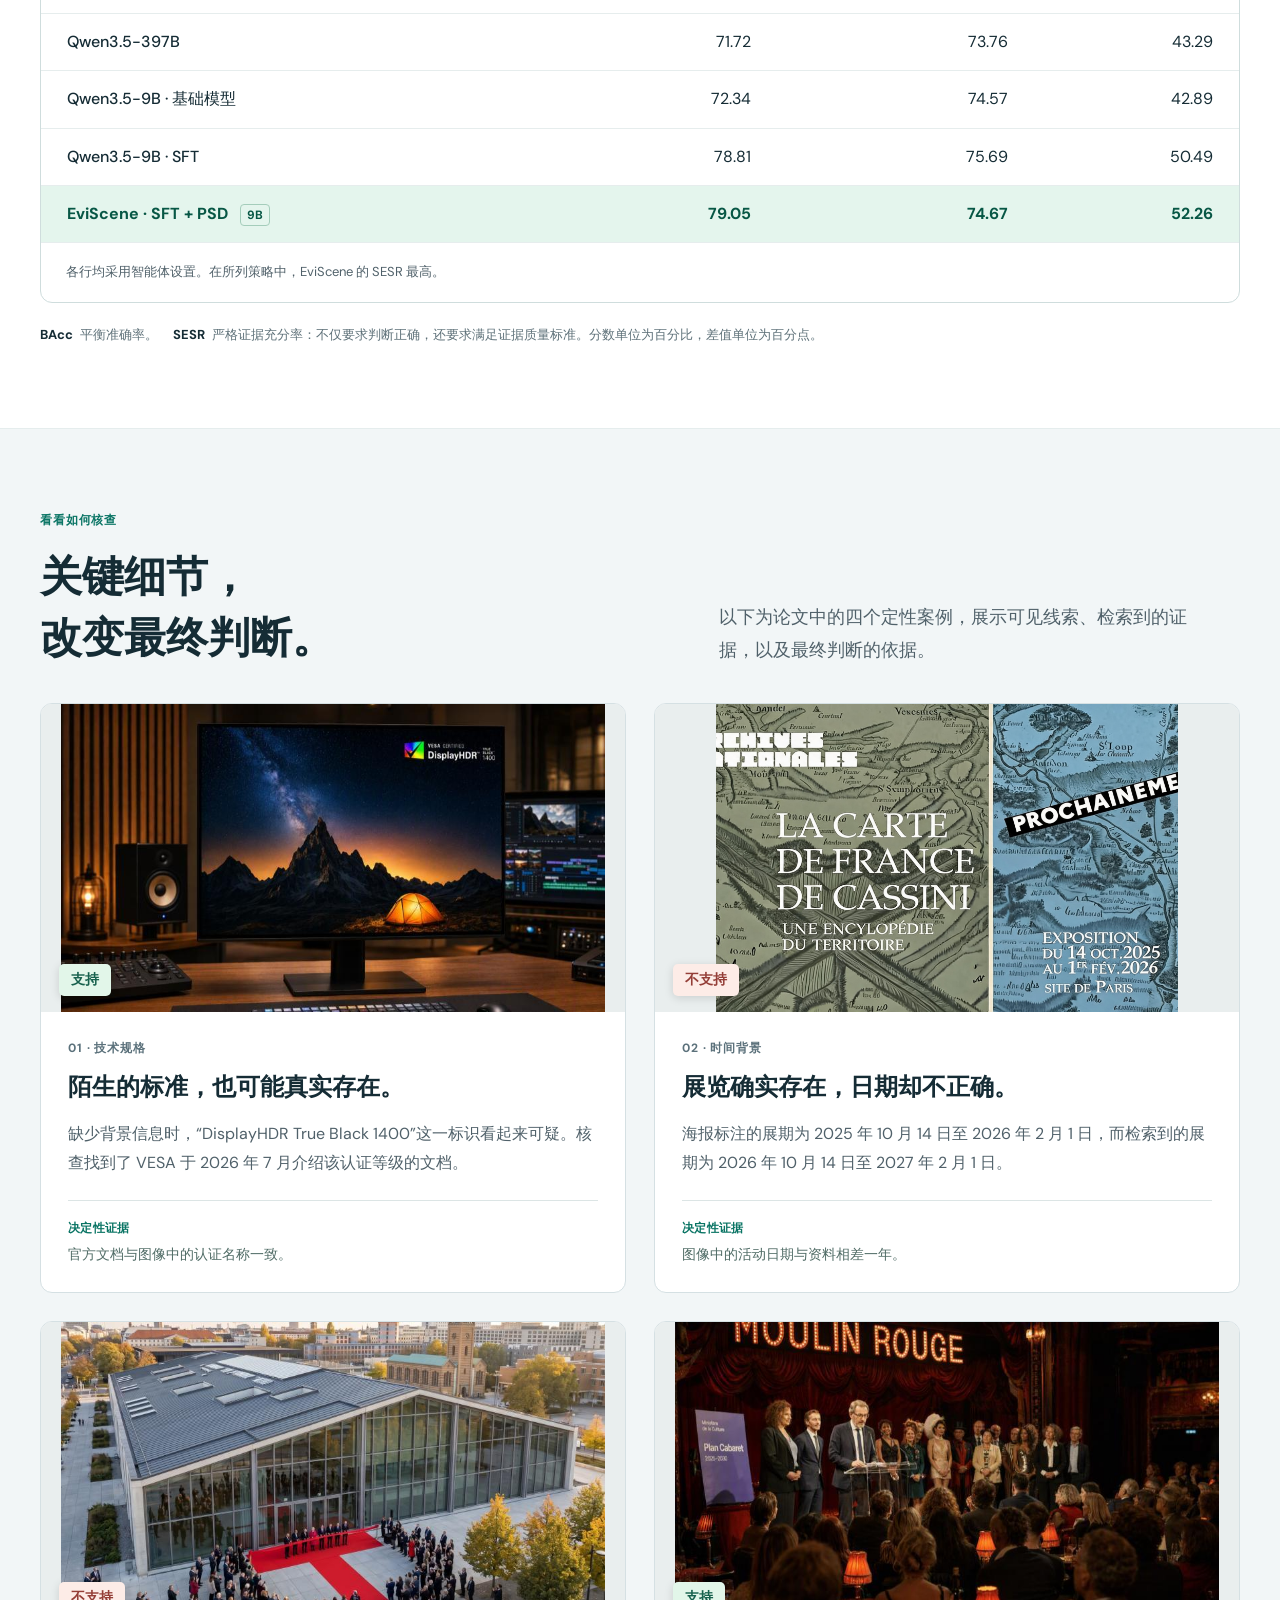
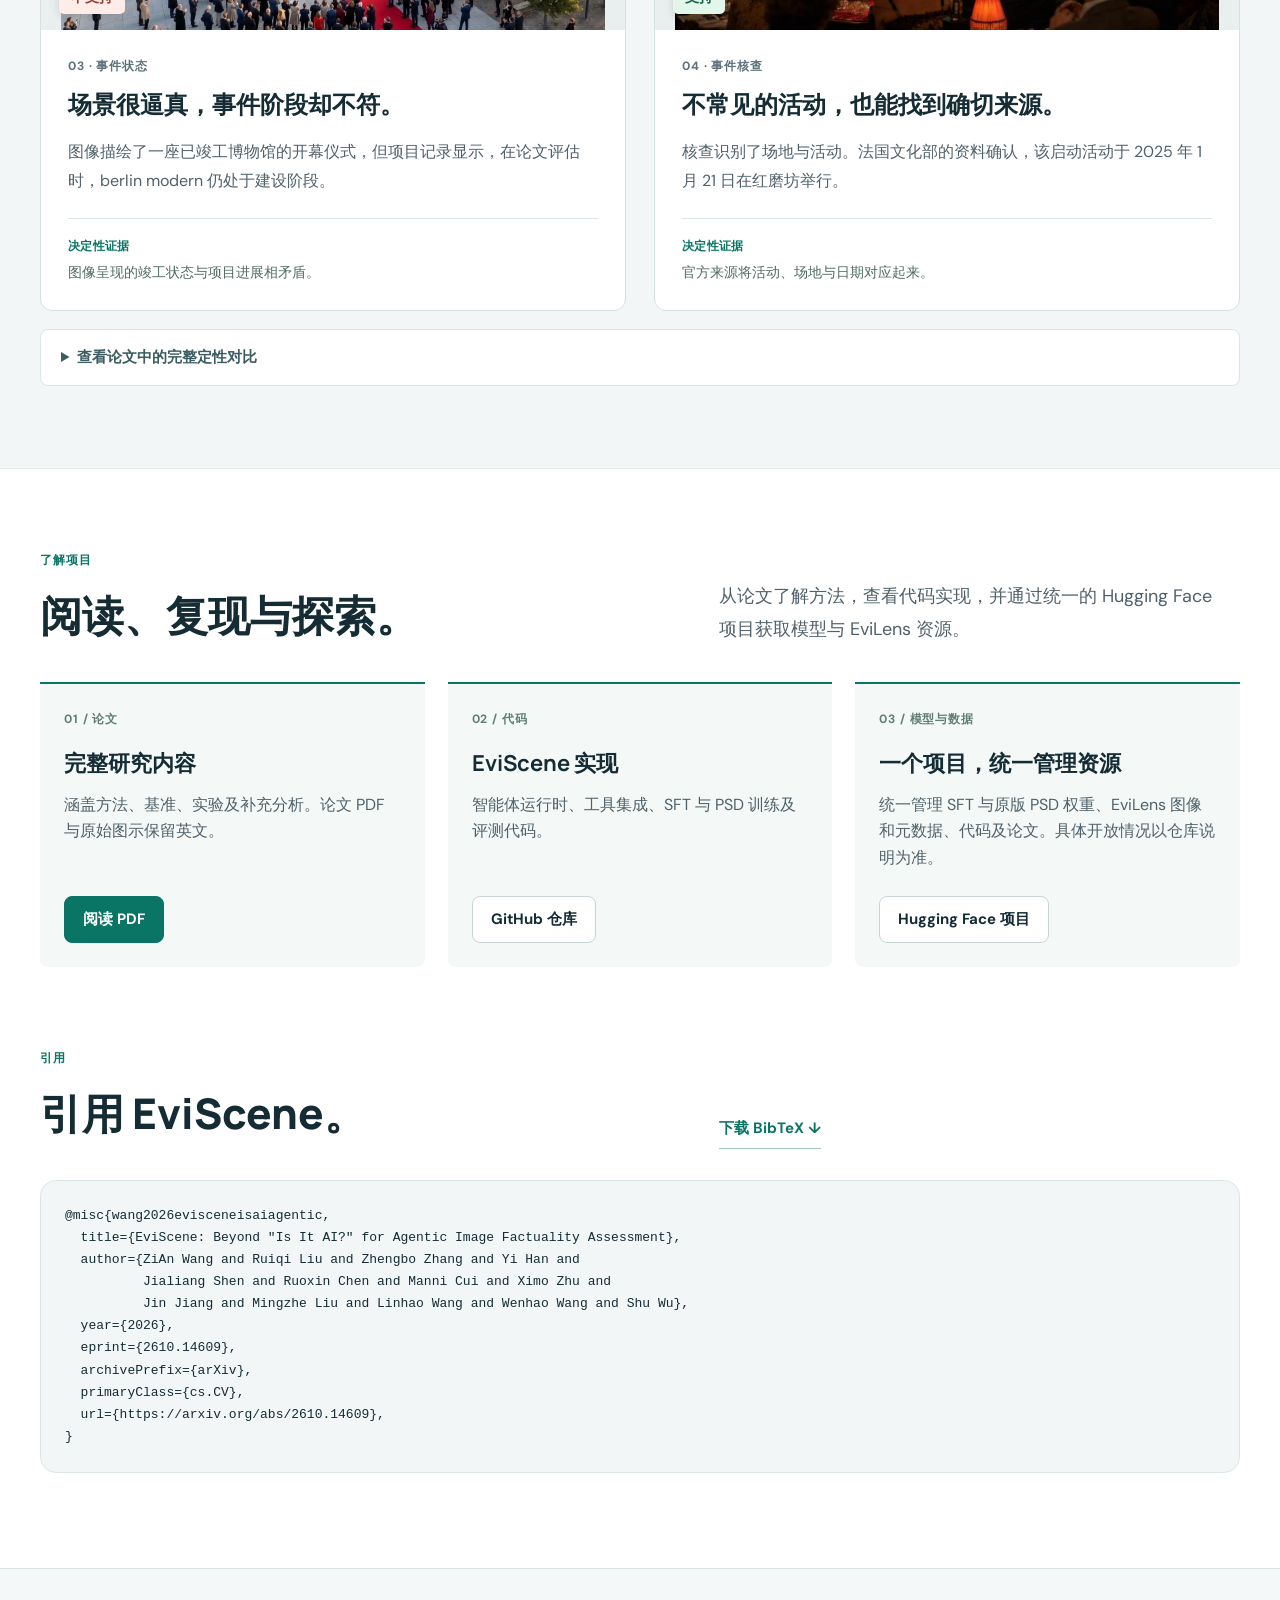
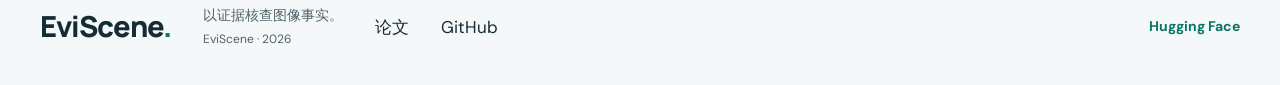
<file: zh.html>
<!doctype html>
<html lang="zh-CN">
  <head>
    <meta charset="utf-8">
    <meta name="viewport" content="width=device-width,initial-scale=1">
    <title>EviScene — 不止判断图像是否由 AI 生成</title>
    <meta name="description" content="EviScene 通过视觉检查、信息检索与基于证据的推理，核查图像描绘的事实。了解图像事实性评估基准 EviLens。">
    <meta name="theme-color" content="#0b7565">
    <link rel="canonical" href="https://wangzian828.github.io/EVISCENE/zh.html">
    <link rel="alternate" hreflang="en" href="https://wangzian828.github.io/EVISCENE/">
    <link rel="alternate" hreflang="zh-CN" href="https://wangzian828.github.io/EVISCENE/zh.html">
    <link rel="alternate" hreflang="x-default" href="https://wangzian828.github.io/EVISCENE/">
    <meta property="og:locale" content="zh_CN">
    <meta property="og:locale:alternate" content="en_US">
    <meta property="og:title" content="EviScene：不止判断图像是否由 AI 生成">
    <meta property="og:description" content="基于智能体的图像事实性评估。了解论文、代码、模型与 EviLens 基准。">
    <meta property="og:url" content="https://wangzian828.github.io/EVISCENE/zh.html">
    <meta property="og:image" content="https://wangzian828.github.io/EVISCENE/assets/architecture.webp">
    <link rel="icon" href="data:image/svg+xml,%3Csvg xmlns=&#x27;http://www.w3.org/2000/svg&#x27; viewBox=&#x27;0 0 48 48&#x27;%3E%3Crect width=&#x27;48&#x27; height=&#x27;48&#x27; rx=&#x27;12&#x27; fill=&#x27;%230b7565&#x27;/%3E%3Cpath d=&#x27;M12 21v-8h8M28 13h8v8M36 28v8h-8M20 36h-8v-8&#x27; fill=&#x27;none&#x27; stroke=&#x27;white&#x27; stroke-width=&#x27;3&#x27;/%3E%3Cpath d=&#x27;m18 24 5 5 9-10&#x27; fill=&#x27;none&#x27; stroke=&#x27;%23bce6c9&#x27; stroke-width=&#x27;3&#x27;/%3E%3C/svg%3E">
    <link rel="preconnect" href="https://fonts.googleapis.com">
    <link rel="preconnect" href="https://fonts.gstatic.com" crossorigin>
    <link href="https://fonts.googleapis.com/css2?family=DM+Sans:wght@400;500;600;700&amp;family=Manrope:wght@400;500;600;700;800&amp;display=swap" rel="stylesheet">
    <link rel="stylesheet" href="styles.css?v=arxiv2610">
    <script src="site.js?v=bilingual1" defer></script>
  </head>
  <body>
    <a class="skip-link" href="#main">跳转到正文</a>
    <header class="site-header">
      <div class="shell nav-shell">
        <a class="brand" href="#top" aria-label="EviScene 首页"><svg viewbox="0 0 40 40" aria-hidden="true">
            <path d="M5 15V6h10M25 6h10v9M35 25v9H25M15 34H5v-9"></path>
            <path d="m12 21 6 6 12-14"></path></svg>EviScene<span>.</span></a>
        <nav aria-label="主导航">
          <a href="#method">方法</a><a href="#benchmark">EviLens</a><a href="#results">实验结果</a><a href="#examples">案例</a>
        </nav>
        <div class="language-switch" role="group" aria-label="语言切换">
          <a href="./" lang="en" hreflang="en" data-language="en">English</a>
          <a href="zh.html" lang="zh-CN" hreflang="zh-CN" data-language="zh-CN" aria-current="page">中文</a>
        </div>
        <a class="nav-paper" href="https://arxiv.org/abs/2610.14609" target="_blank" rel="noopener">阅读论文</a>
      </div>
    </header>
    <main id="main">
      <section class="hero shell" id="top">
        <div class="hero-copy">
          <div class="eyebrow">以证据核查图像事实</div>
          <h1>Evi<span>Scene</span></h1>
          <p class="hero-subtitle">不止判断「是否由 AI 生成」</p>
          <p class="hero-description">
            看起来真实的图像，也可能描绘错误的事实。EviScene 主动寻找证据，核实图中内容。
          </p>
          <div class="hero-actions">
            <a class="button primary" href="https://arxiv.org/abs/2610.14609" target="_blank" rel="noopener"><svg viewbox="0 0 24 24" aria-hidden="true">
                <path d="M6 3h8l4 4v14H6zM14 3v5h4M9 12h6M9 16h6"></path></svg>论文</a>
            <a class="button" href="https://github.com/wangzian828/EVISCENE" target="_blank" rel="noopener"><svg viewbox="0 0 24 24" aria-hidden="true">
                <path d="m8 7-5 5 5 5M16 7l5 5-5 5M14 4l-4 16"></path></svg>代码</a>
            <a class="text-link" href="https://huggingface.co/ZiAnwang/EviScene" target="_blank" rel="noopener"><img class="hf-logo" src="assets/huggingface.svg" width="24" height="24" alt="Hugging Face"><span>模型与数据 ↗</span></a>
          </div>
          <p class="hero-note">
            基于智能体的图像事实性评估 · 2026
          </p>
        </div>
        <article class="hero-case">
          <div class="case-topline">
            <span>论文中的一个案例</span><span>01 / 04</span>
          </div>
          <img class="hero-photo" src="assets/case-museum.jpg" width="812" height="458" alt="图像中，一座看似已竣工的现代博物馆正在举行开幕仪式">
          <div class="hero-case-body">
            <h2>博物馆开幕，还是事实矛盾？</h2>
            <div class="evidence-pair">
              <div>
                <span class="micro-label">图像所呈现的</span>
                <p>一座已竣工的博物馆，正在举行开幕仪式。</p>
              </div>
              <div>
                <span class="micro-label">资料所记录的</span>
                <p>
                  在评估时，该博物馆仍处于建设阶段。
                </p>
              </div>
            </div>
            <div class="verdict-line">
              <span class="verdict refuted">不支持</span><span>图像描绘的建设阶段与证据相矛盾。</span>
            </div>
          </div>
        </article>
      </section>
      <section class="shell authors" aria-label="作者与单位">
        <p class="author-names">
          <span>ZiAn Wang<sup>1,*</sup></span>
          <span>Ruiqi Liu<sup>2,*</sup></span>
          <span>Zhengbo Zhang<sup>2,*</sup></span>
          <span>Yi Han<sup>3</sup></span>
          <span>Jialiang Shen<sup>4</sup></span>
          <span>Ruoxin Chen<sup>5</sup></span>
          <span>Manni Cui<sup>6</sup></span>
          <span>Ximo Zhu<sup>2</sup></span>
          <span>Jin Jiang<sup>7</sup></span>
          <span>Mingzhe Liu<sup>8</sup></span>
          <span>Linhao Wang<sup>1</sup></span>
          <span>Wenhao Wang<sup>9,†</sup></span>
          <span>Shu Wu<sup>2,†</sup></span>
        </p>
        <p class="affiliations">
          <span><sup>1</sup>吉林大学</span>
          <span><sup>2</sup>中国科学院自动化研究所</span>
          <span><sup>3</sup>西南大学</span>
          <span><sup>4</sup>悉尼大学</span>
          <span><sup>5</sup>腾讯优图实验室</span>
          <span><sup>6</sup>华中科技大学</span>
          <span><sup>7</sup>阿联酋大学</span>
          <span><sup>8</sup>深圳大学</span>
          <span><sup>9</sup>Vast Intelligence Lab</span>
        </p>
        <p class="author-notes">* 共同第一作者 · † 共同通讯作者</p>
      </section>
      <div class="shell principles">
        <div>
          <span>01</span>
          <p>
            <strong>从图像出发</strong>无需用户额外提供文字断言。
          </p>
        </div>
        <div>
          <span>02</span>
          <p>
            <strong>主动核查事实</strong>将可见细节与外部证据联系起来。
          </p>
        </div>
        <div>
          <span>03</span>
          <p>
            <strong>给出有依据的判断</strong>通过训练学会核查的紧凑 9B 策略模型。
          </p>
        </div>
      </div>

      <section class="section shell" id="overview">
        <div class="section-head">
          <div>
            <p class="eyebrow">我们关注的问题</p>
            <h2>核查图像中的情境，<br>不只判断它的来源。</h2>
          </div>
          <p>
            真实照片也可能产生误导，生成图像也可能描绘符合事实的场景。图像来源与内容事实性，是两个不同的问题。
          </p>
        </div>
        <div class="task-flow">
          <div class="task-step">
            <span class="step-label">输入</span>
            <h3>一张图像</h3>
            <p>
              识别其中可核查的人物、物体、事件、文字与背景。
            </p>
          </div>
          <div class="task-step">
            <span class="step-label">核查</span>
            <h3>依靠证据，而非外观</h3>
            <p>
              寻找相关来源，并检查其中的细节是否与图像描绘的情境相符。
            </p>
          </div>
          <div class="task-step task-outcome">
            <span class="step-label">输出</span>
            <h3>有证据支撑的评估</h3>
            <p>
              <span class="verdict supported">支持</span>
              <span class="verdict refuted">不支持</span>
            </p>
            <p>同时给出与证据对应的解释。</p>
          </div>
        </div>
        <details class="paper-detail">
          <summary>查看论文中的任务定义</summary>
          <button class="paper-figure" data-figure="assets/task.webp" data-pdf="assets/task.pdf" data-caption="图像事实性评估：任务定义">
            <img loading="lazy" src="assets/task.webp" alt="论文中关于图像事实性评估任务定义的示意图"><span>查看大图</span>
          </button>
        </details>
      </section>

      <section class="tinted" id="method">
        <div class="section shell">
          <div class="section-head">
            <div>
              <p class="eyebrow">EviScene 智能体</p>
              <h2>深入观察，<br>循证核查。</h2>
            </div>
            <p>
              多模态 ReAct 策略自主选择检查哪些细节、去哪里搜索，以及何时已有足够证据得出结论。
            </p>
          </div>
          <div class="method-grid">
            <article>
              <div class="method-number">01 <span>观察</span></div>
              <h3>检查图像</h3>
              <p>
                理解场景及其细节，提取具体、可核查的线索，而不是仅凭视觉上的合理性作判断。
              </p>
              <div class="tool-label">
                场景感知 · 局部检查
              </div>
            </article>
            <article>
              <div class="method-number">02 <span>检索</span></div>
              <h3>查找相关背景</h3>
              <p>
                通过网页搜索与相关图像检索，识别对应的事件、实体和信息来源。
              </p>
              <div class="tool-label">网页搜索 · 图像检索</div>
            </article>
            <article>
              <div class="method-number">03 <span>验证</span></div>
              <h3>核对证据是否匹配</h3>
              <p>
                访问来源网页、比对参考图像，核对日期、身份及其他细节是否与输入图像一致。
              </p>
              <div class="tool-label">网页访问 · 参考图像比对</div>
            </article>
            <article>
              <div class="method-number">04 <span>决策</span></div>
              <h3>回看线索，形成结论</h3>
              <p>
                解决尚未确定的问题，再根据收集到的证据给出判断。
              </p>
              <div class="tool-label">
                推理 · 基于证据的判断
              </div>
            </article>
          </div>
          <p class="loop-note">
            <span aria-hidden="true">↺</span> 这是一个循环核查过程，而非固定清单。新证据出现后，策略可以重新审视已有观察。
          </p>
          <details class="paper-detail">
            <summary>查看完整智能体架构</summary>
            <button class="paper-figure" data-figure="assets/architecture.webp" data-pdf="assets/architecture.pdf" data-caption="EviScene：完整智能体架构">
              <img loading="lazy" src="assets/architecture.webp" alt="论文中的 EviScene 完整智能体架构图"><span>查看大图</span>
            </button>
          </details>
        </div>
      </section>

      <section class="section shell" id="benchmark">
        <div class="section-head">
          <div>
            <p class="eyebrow">评测基准</p>
            <h2>认识 EviLens。</h2>
          </div>
          <p>
            EviLens 同时覆盖网页来源与受控构造的图像，用于评估内容的事实性，而不只是判断图像是否由 AI 生成。
          </p>
        </div>
        <div class="dataset-stats">
          <div><strong>10,174</strong><span>基准图像总数</span></div>
          <div><strong>1,527</strong><span>测试图像</span></div>
          <div><strong>12</strong><span>事实错误类型</span></div>
          <div><strong>2</strong><span>数据获取来源</span></div>
        </div>
        <div class="taxonomy-grid">
          <article>
            <span class="taxonomy-index">A</span>
            <h3>事件与关系</h3>
            <p>发生了什么？涉及哪些主体？</p>
            <ul>
              <li>虚构行为</li>
              <li>虚构互动</li>
              <li>不可能的状态</li>
              <li>虚假官方记录</li>
            </ul>
          </article>
          <article>
            <span class="taxonomy-index">B</span>
            <h3>属性与细节</h3>
            <p>可见细节是否经得起核查？</p>
            <ul>
              <li>数值篡改</li>
              <li>身份替换</li>
              <li>空间关系篡改</li>
              <li>文字或标识篡改</li>
            </ul>
          </article>
          <article>
            <span class="taxonomy-index">C</span>
            <h3>上下文</h3>
            <p>时间、地点和来源是否正确？</p>
            <ul>
              <li>时间错置</li>
              <li>事件语境错置</li>
              <li>来源冒充</li>
              <li>地理错置</li>
            </ul>
          </article>
        </div>
        <div class="dataset-note">
          <span><strong>3,114</strong> 支持</span><span><strong>7,060</strong> 不支持</span>
          <p>训练集 8,647 张 · 测试集 1,527 张，均含配套元数据。</p>
        </div>
        <details class="paper-detail">
          <summary>查看 12 类事实错误的示例</summary>
          <button class="paper-figure" data-figure="assets/taxonomy.webp" data-pdf="assets/taxonomy.pdf" data-caption="EviLens：事实错误分类">
            <img loading="lazy" src="assets/taxonomy.webp" alt="12 类图像事实错误及其示例"><span>查看大图</span>
          </button>
        </details>
        <details class="paper-detail">
          <summary>查看数据集构建流程</summary>
          <button class="paper-figure" data-figure="assets/dataset-pipeline.webp" data-caption="EviLens：数据集构建流程">
            <img loading="lazy" src="assets/dataset-pipeline.webp" alt="EviLens 数据集构建流程图"><span>查看大图</span>
          </button>
        </details>
      </section>

      <section class="training-section" id="training">
        <div class="section shell">
          <p class="eyebrow">训练紧凑的核查模型</p>
          <h2>学习核查流程，<br>改进关键决策。</h2>
          <div class="training-grid">
            <article>
              <span class="training-tag">阶段 01 · SFT</span>
              <h3>学会核查</h3>
              <p>
                通过监督微调，Qwen3.5-9B 策略模型学会调用工具、寻找证据并开展核查。
              </p>
            </article>
            <article>
              <span class="training-tag">阶段 02 · PSD</span>
              <h3>从自身决策中学习</h3>
              <p>
                特权信息辅助的同策略自蒸馏，利用训练阶段的提示改进薄弱决策，同时保留成功行为。
              </p>
            </article>
          </div>
          <div class="training-foot">
            <strong>测试时不提供特权提示。</strong>
            <p>学生模型仅依据原始、不含提示的上下文行动。</p>
          </div>
        </div>
      </section>

      <section class="section shell" id="results">
        <div class="section-head">
          <div>
            <p class="eyebrow">主要实验结果</p>
            <h2>紧凑的策略模型，<br>更充分的证据。</h2>
          </div>
          <p>
            EviScene 同时关注分类表现与结论的证据支撑。以下数值均与当前论文版本一致。
          </p>
        </div>
        <div class="result-highlights">
          <div>
            <strong>79.05<span>%</span></strong><span>平衡准确率</span>
          </div>
          <div>
            <strong>52.26<span>%</span></strong><span>严格证据充分率</span>
          </div>
          <div>
            <strong>+9.37<span> 个百分点</span></strong><span>相对 9B 基础智能体的 SESR 提升</span>
          </div>
        </div>
        <div class="results-box">
          <div class="tabs" role="tablist" aria-label="实验结果对比">
            <button id="tab-policies" role="tab" aria-selected="true" aria-controls="panel-policies">
              智能体策略</button><button id="tab-training" role="tab" aria-selected="false" aria-controls="panel-training" tabindex="-1">
              训练阶段</button><button id="tab-tools" role="tab" aria-selected="false" aria-controls="panel-tools" tabindex="-1">
              工具消融
            </button>
          </div>
          <div id="panel-policies" role="tabpanel" aria-labelledby="tab-policies">
            <div class="table-scroll" tabindex="0" aria-label="智能体策略结果，小屏幕可横向滚动">
              <table>
                <thead>
                  <tr>
                    <th scope="col">策略模型</th>
                    <th scope="col">BAcc ↑</th>
                    <th scope="col">宏平均 F1 ↑</th>
                    <th scope="col">SESR ↑</th>
                  </tr>
                </thead>
                <tbody>
                  <tr>
                    <th scope="row">GPT-5.5</th>
                    <td>78.13</td>
                    <td>72.06</td>
                    <td>50.49</td>
                  </tr>
                  <tr>
                    <th scope="row">Gemini 3.7 Flash</th>
                    <td>81.57</td>
                    <td>76.70</td>
                    <td>42.89</td>
                  </tr>
                  <tr>
                    <th scope="row">Gemini 3.1 Pro</th>
                    <td>62.42</td>
                    <td>64.17</td>
                    <td>32.68</td>
                  </tr>
                  <tr>
                    <th scope="row">Qwen3.5-397B</th>
                    <td>71.72</td>
                    <td>73.76</td>
                    <td>43.29</td>
                  </tr>
                  <tr>
                    <th scope="row">Qwen3.5-9B · 基础模型</th>
                    <td>72.34</td>
                    <td>74.57</td>
                    <td>42.89</td>
                  </tr>
                  <tr>
                    <th scope="row">Qwen3.5-9B · SFT</th>
                    <td>78.81</td>
                    <td>75.69</td>
                    <td>50.49</td>
                  </tr>
                  <tr class="highlight">
                    <th scope="row">EviScene · SFT + PSD <span>9B</span></th>
                    <td>79.05</td>
                    <td>74.67</td>
                    <td><strong>52.26</strong></td>
                  </tr>
                </tbody>
              </table>
            </div>
            <p class="table-note">
              各行均采用智能体设置。在所列策略中，EviScene 的 SESR 最高。
            </p>
          </div>
          <div id="panel-training" role="tabpanel" aria-labelledby="tab-training" hidden>
            <div class="table-scroll" tabindex="0" aria-label="训练阶段结果，小屏幕可横向滚动">
              <table>
                <thead>
                  <tr>
                    <th scope="col">Qwen3.5-9B 设置</th>
                    <th scope="col">BAcc ↑</th>
                    <th scope="col">宏平均 F1 ↑</th>
                    <th scope="col">SESR ↑</th>
                  </tr>
                </thead>
                <tbody>
                  <tr>
                    <th scope="row">直接预测</th>
                    <td>65.70</td>
                    <td>57.26</td>
                    <td>1.70</td>
                  </tr>
                  <tr>
                    <th scope="row">基础智能体</th>
                    <td>72.34</td>
                    <td>74.57</td>
                    <td>42.89</td>
                  </tr>
                  <tr>
                    <th scope="row">SFT 后</th>
                    <td>78.81</td>
                    <td>75.69</td>
                    <td>50.49</td>
                  </tr>
                  <tr class="highlight">
                    <th scope="row">SFT + PSD 后</th>
                    <td>79.05</td>
                    <td>74.67</td>
                    <td><strong>52.26</strong></td>
                  </tr>
                </tbody>
              </table>
            </div>
            <p class="table-note">
              相较基础智能体，SFT + PSD 的 BAcc 提升 6.71 个百分点，SESR 提升 9.37 个百分点。
            </p>
          </div>
          <div id="panel-tools" role="tabpanel" aria-labelledby="tab-tools" hidden>
            <div class="table-scroll" tabindex="0" aria-label="工具消融结果，小屏幕可横向滚动">
              <table>
                <thead>
                  <tr>
                    <th scope="col">工具配置</th>
                    <th scope="col">BAcc ↑</th>
                    <th scope="col">SESR ↑</th>
                    <th scope="col">Δ SESR</th>
                  </tr>
                </thead>
                <tbody>
                  <tr class="highlight">
                    <th scope="row">全部工具 · EviScene</th>
                    <td>79.05</td>
                    <td><strong>52.26</strong></td>
                    <td>—</td>
                  </tr>
                  <tr>
                    <th scope="row">去掉网页搜索</th>
                    <td>74.37</td>
                    <td>35.89</td>
                    <td>−16.37</td>
                  </tr>
                  <tr>
                    <th scope="row">去掉图像检索</th>
                    <td>74.52</td>
                    <td>40.01</td>
                    <td>−12.25</td>
                  </tr>
                  <tr>
                    <th scope="row">去掉证据检查</th>
                    <td>76.55</td>
                    <td>46.04</td>
                    <td>−6.22</td>
                  </tr>
                </tbody>
              </table>
            </div>
            <p class="table-note">
              证据检查包括来源网页访问与参考图像比对。去掉网页搜索后，SESR 的降幅最大。
            </p>
          </div>
        </div>
        <p class="metric-key">
          <strong>BAcc</strong> 平衡准确率。 <strong>SESR</strong> 严格证据充分率：不仅要求判断正确，还要求满足证据质量标准。分数单位为百分比，差值单位为百分点。
        </p>
      </section>

      <section class="tinted" id="examples">
        <div class="section shell">
          <div class="section-head">
            <div>
              <p class="eyebrow">看看如何核查</p>
              <h2>关键细节，<br>改变最终判断。</h2>
            </div>
            <p>
              以下为论文中的四个定性案例，展示可见线索、检索到的证据，以及最终判断的依据。
            </p>
          </div>
          <div class="example-grid">
            <article class="example-card">
              <div class="example-image">
                <img loading="lazy" src="assets/case-display.jpg" width="812" height="458" alt="标有 DisplayHDR True Black 1400 的显示认证图像"><span class="verdict supported">支持</span>
              </div>
              <div class="example-copy">
                <span class="micro-label">01 · 技术规格</span>
                <h3>陌生的标准，也可能真实存在。</h3>
                <p>
                  缺少背景信息时，“DisplayHDR True Black 1400”这一标识看起来可疑。核查找到了 VESA 于 2026 年 7 月介绍该认证等级的文档。
                </p>
                <div class="case-takeaway">
                  <strong>决定性证据</strong>官方文档与图像中的认证名称一致。
                </div>
              </div>
            </article>
            <article class="example-card">
              <div class="example-image">
                <img loading="lazy" src="assets/case-exhibition.jpg" width="1800" height="1200" alt="显示 2025 至 2026 年日期的卡西尼展览海报"><span class="verdict refuted">不支持</span>
              </div>
              <div class="example-copy">
                <span class="micro-label">02 · 时间背景</span>
                <h3>展览确实存在，日期却不正确。</h3>
                <p>
                  海报标注的展期为 2025 年 10 月 14 日至 2026 年 2 月 1 日，而检索到的展期为 2026 年 10 月 14 日至 2027 年 2 月 1 日。
                </p>
                <div class="case-takeaway">
                  <strong>决定性证据</strong>图像中的活动日期与资料相差一年。
                </div>
              </div>
            </article>
            <article class="example-card">
              <div class="example-image">
                <img loading="lazy" src="assets/case-museum.jpg" width="812" height="458" alt="一场看似为 berlin modern 举办的开幕仪式"><span class="verdict refuted">不支持</span>
              </div>
              <div class="example-copy">
                <span class="micro-label">03 · 事件状态</span>
                <h3>场景很逼真，事件阶段却不符。</h3>
                <p>
                  图像描绘了一座已竣工博物馆的开幕仪式，但项目记录显示，在论文评估时，berlin modern 仍处于建设阶段。
                </p>
                <div class="case-takeaway">
                  <strong>决定性证据</strong>图像呈现的竣工状态与项目进展相矛盾。
                </div>
              </div>
            </article>
            <article class="example-card">
              <div class="example-image">
                <img loading="lazy" src="assets/case-cabaret.jpg" width="812" height="458" alt="在红磨坊举行的文化启动活动"><span class="verdict supported">支持</span>
              </div>
              <div class="example-copy">
                <span class="micro-label">04 · 事件核查</span>
                <h3>不常见的活动，也能找到确切来源。</h3>
                <p>
                  核查识别了场地与活动。法国文化部的资料确认，该启动活动于 2025 年 1 月 21 日在红磨坊举行。
                </p>
                <div class="case-takeaway">
                  <strong>决定性证据</strong>官方来源将活动、场地与日期对应起来。
                </div>
              </div>
            </article>
          </div>
          <details class="paper-detail">
            <summary>
              查看论文中的完整定性对比
            </summary>
            <button class="paper-figure" data-figure="assets/qualitative.webp" data-pdf="assets/qualitative.pdf" data-caption="定性对比：直接预测与 EviScene">
              <img loading="lazy" src="assets/qualitative.webp" alt="论文中四个案例的直接预测与循证核查对比图"><span>查看大图</span>
            </button>
          </details>
        </div>
      </section>

      <section class="section shell resources" id="resources">
        <div class="section-head">
          <div>
            <p class="eyebrow">了解项目</p>
            <h2>阅读、复现与探索。</h2>
          </div>
          <p>
            从论文了解方法，查看代码实现，并通过统一的 Hugging Face 项目获取模型与 EviLens 资源。
          </p>
        </div>
        <div class="resource-grid">
          <article>
            <span class="resource-type">01 / 论文</span>
            <h3>完整研究内容</h3>
            <p>涵盖方法、基准、实验及补充分析。论文 PDF 与原始图示保留英文。</p>
            <a class="button primary" href="https://arxiv.org/pdf/2610.14609" target="_blank" rel="noopener">阅读 PDF</a>
          </article>
          <article>
            <span class="resource-type">02 / 代码</span>
            <h3>EviScene 实现</h3>
            <p>智能体运行时、工具集成、SFT 与 PSD 训练及评测代码。</p>
            <a class="button" href="https://github.com/wangzian828/EVISCENE" target="_blank" rel="noopener">GitHub 仓库</a>
          </article>
          <article>
            <span class="resource-type">03 / 模型与数据</span>
            <h3>一个项目，统一管理资源</h3>
            <p>
              统一管理 SFT 与原版 PSD 权重、EviLens 图像和元数据、代码及论文。具体开放情况以仓库说明为准。
            </p>
            <a class="button" href="https://huggingface.co/ZiAnwang/EviScene" target="_blank" rel="noopener">Hugging Face 项目</a>
          </article>
        </div>
      </section>
      <section class="section shell citation" id="citation">
        <div class="section-head">
          <div><p class="eyebrow">引用</p><h2>引用 EviScene。</h2></div>
          <p><a class="text-link" href="assets/eviscene.bib" download>下载 BibTeX ↓</a></p>
        </div>
        <pre><code>@misc{wang2026evisceneisaiagentic,
  title={EviScene: Beyond "Is It AI?" for Agentic Image Factuality Assessment},
  author={ZiAn Wang and Ruiqi Liu and Zhengbo Zhang and Yi Han and
          Jialiang Shen and Ruoxin Chen and Manni Cui and Ximo Zhu and
          Jin Jiang and Mingzhe Liu and Linhao Wang and Wenhao Wang and Shu Wu},
  year={2026},
  eprint={2610.14609},
  archivePrefix={arXiv},
  primaryClass={cs.CV},
  url={https://arxiv.org/abs/2610.14609},
}</code></pre>
      </section>
    </main>
    <footer>
      <div class="shell footer-inner">
        <a class="footer-brand" href="#top">EviScene<span>.</span></a>
        <p>
          以证据核查图像事实。<br><span>EviScene · 2026</span>
        </p>
        <a href="https://arxiv.org/abs/2610.14609" target="_blank" rel="noopener">论文</a>
        <a href="https://github.com/wangzian828/EVISCENE" target="_blank" rel="noopener">GitHub</a>
        <a href="https://huggingface.co/ZiAnwang/EviScene" target="_blank" rel="noopener">Hugging Face</a>
      </div>
    </footer>
    <dialog id="figure-dialog" aria-labelledby="figure-title">
      <div class="figure-toolbar">
        <h2 id="figure-title">论文图示</h2>
        <div class="figure-controls" role="group" aria-label="图像缩放">
          <button data-zoom="fit" aria-pressed="true">适应窗口</button><button data-zoom="1" aria-pressed="false">100%</button><button data-zoom="2" aria-pressed="false">200%</button><a class="figure-pdf" target="_blank" rel="noopener">PDF</a><button class="figure-close" aria-label="关闭图示">关闭</button>
        </div>
      </div>
      <div class="zoom-stage" tabindex="0" aria-label="可滚动查看的放大图示">
        <img alt="">
      </div>
      <p class="zoom-hint">
        选择 100% 或 200% 查看细节，滚动浏览图像各部分。
      </p>
    </dialog>
  </body>
</html>
</file>
<file: styles.css>
:root {
  --ink: #152c35;
  --muted: #50616a;
  --green: #0b7565;
  --mint: #def4ec;
  --line: #dce5e5;
  --soft: #f2f6f7;
  --white: #fff;
  --font: "DM Sans", Arial, sans-serif;
  --heading: "Manrope", Arial, sans-serif;
}
* {
  box-sizing: border-box;
}
html {
  scroll-behavior: smooth;
  scroll-padding-top: 100px;
}
body {
  margin: 0;
  color: var(--ink);
  background: #fff;
  font-family: var(--font);
  font-size: 17px;
  line-height: 1.65;
  -webkit-font-smoothing: antialiased;
}
a {
  color: inherit;
  text-decoration: none;
}
button {
  font: inherit;
  cursor: pointer;
}
img {
  max-width: 100%;
  display: block;
}
h1,
h2,
h3,
p {
  margin: 0;
}
h1,
h2,
h3 {
  font-family: var(--heading);
  line-height: 1.2;
}
h2 {
  font-size: clamp(32px, 3.3vw, 46px);
  font-weight: 800;
  letter-spacing: -1.8px;
}
h3 {
  font-size: 22px;
  letter-spacing: -0.6px;
}
button,
a {
  -webkit-tap-highlight-color: transparent;
}
a,
button,
summary {
  touch-action: manipulation;
}
a:focus-visible,
button:focus-visible,
summary:focus-visible,
[tabindex]:focus-visible {
  outline: 3px solid #128976;
  outline-offset: 5px;
}
[hidden] {
  display: none !important;
}
.shell {
  width: min(1200px, calc(100% - 72px));
  margin-inline: auto;
}
.skip-link {
  position: fixed;
  top: -100px;
  left: 20px;
  padding: 10px 20px;
  background: var(--ink);
  color: white;
  z-index: 100;
}
.skip-link:focus {
  top: 10px;
}
.site-header {
  height: 76px;
  position: sticky;
  top: 0;
  z-index: 20;
  background: rgba(255, 255, 255, 0.96);
  border-bottom: 1px solid var(--line);
  backdrop-filter: blur(12px);
}
.nav-shell {
  height: 100%;
  display: flex;
  align-items: center;
  gap: 36px;
}
.brand {
  display: flex;
  align-items: center;
  font-family: var(--heading);
  font-size: 25px;
  font-weight: 800;
  letter-spacing: -1px;
}
.brand > span,
.footer-brand > span {
  color: var(--green);
}
.brand svg {
  width: 31px;
  height: 31px;
  fill: none;
  stroke: var(--green);
  stroke-width: 2.5;
  margin-right: 9px;
}
.nav-shell nav {
  display: flex;
  gap: 27px;
  margin-left: auto;
  font-size: 15px;
  font-weight: 600;
}
.nav-shell nav a {
  padding: 10px 0;
  color: var(--muted);
}
.nav-shell nav a:hover,
.nav-shell nav a.active {
  color: var(--green);
}
.nav-paper {
  font-size: 14px;
  font-weight: 700;
  padding: 8px 15px;
  border: 1px solid var(--line);
  border-radius: 7px;
  background: white;
}
.nav-paper:hover {
  border-color: var(--green);
}
.hero {
  display: grid;
  grid-template-columns: 0.94fr 1.06fr;
  gap: 52px;
  align-items: center;
  padding-block: 64px 54px;
}
.eyebrow {
  font-size: 13px;
  font-weight: 700;
  letter-spacing: 1.9px;
  color: var(--green);
  margin-bottom: 20px;
}
.hero .eyebrow {
  letter-spacing: 1.25px;
  display: flex;
  align-items: center;
  gap: 8px;
}
.status-dot {
  width: 7px;
  height: 7px;
  border-radius: 100%;
  background: var(--green);
}
h1 {
  font-size: clamp(65px, 7.4vw, 94px);
  font-weight: 800;
  letter-spacing: -6px;
  line-height: 1.1;
}
h1 span {
  color: var(--green);
}
.hero-subtitle {
  font-family: var(--heading);
  font-size: 32px;
  letter-spacing: -1px;
  font-weight: 600;
  line-height: 1.3;
  margin: 13px 0 23px;
}
.hero-description {
  font-size: 20px;
  line-height: 1.65;
  color: var(--muted);
  max-width: 500px;
}
.hero-actions {
  display: flex;
  flex-wrap: wrap;
  align-items: center;
  gap: 12px;
  margin-top: 30px;
}
.button {
  display: inline-flex;
  align-items: center;
  justify-content: center;
  gap: 8px;
  min-height: 46px;
  padding: 10px 18px;
  border: 1px solid #c7d5d6;
  border-radius: 8px;
  background: white;
  font-size: 15px;
  font-weight: 700;
  transition:
    background 0.2s,
    transform 0.2s;
}
.button:hover {
  background: #f0f7f4;
  transform: translateY(-2px);
}
.button.primary {
  background: var(--green);
  color: white;
  border-color: var(--green);
}
.button.primary:hover {
  background: #075f52;
}
.button svg {
  width: 18px;
  height: 18px;
  fill: none;
  stroke: currentColor;
  stroke-width: 1.8;
}
.button-tag {
  font-size: 11px;
  font-weight: 500;
  padding: 1px 5px;
  background: #eaf0f2;
  color: #52636a;
  border-radius: 3px;
}
.text-link {
  color: var(--green);
  font-size: 15px;
  font-weight: 700;
  padding: 10px 0;
  border-bottom: 1px solid #a2c8bc;
}
.hero-actions .text-link {
  display: inline-flex;
  align-items: center;
  gap: 8px;
}
.text-link .hf-logo {
  width: 24px;
  height: 24px;
  flex: 0 0 24px;
}
.hero-note {
  font-size: 12px;
  color: #64757c;
  margin-top: 17px;
}
.hero-case {
  border: 1px solid #cddcde;
  background: #fff;
  border-radius: 15px;
  overflow: hidden;
  box-shadow: 0 18px 48px -25px #55778150;
}
.case-topline {
  display: flex;
  justify-content: space-between;
  gap: 10px;
  background: #edf5f3;
  padding: 12px 20px;
  font-size: 11px;
  letter-spacing: 1px;
  color: #42675d;
  font-weight: 700;
}
.hero-photo {
  width: 100%;
  height: auto;
  aspect-ratio: 812/420;
  object-fit: cover;
}
.hero-case-body {
  padding: 22px;
}
.hero-case h2 {
  font-size: 22px;
  letter-spacing: -0.6px;
  line-height: 1.4;
}
.evidence-pair {
  display: grid;
  grid-template-columns: 1fr 1fr;
  gap: 22px;
  margin-block: 20px;
}
.evidence-pair > div + div {
  border-left: 1px solid var(--line);
  padding-left: 22px;
}
.micro-label {
  display: block;
  color: #5b717b;
  font-size: 11px;
  line-height: 1.6;
  letter-spacing: 1.2px;
  font-weight: 700;
}
.evidence-pair p {
  font-size: 15px;
  line-height: 1.55;
  margin-top: 5px;
}
.verdict-line {
  display: flex;
  align-items: center;
  gap: 12px;
  border-top: 1px solid var(--line);
  padding-top: 16px;
  font-size: 13px;
  line-height: 1.5;
  color: var(--muted);
}
.verdict {
  display: inline-flex;
  align-items: center;
  font-size: 12px;
  line-height: 1.4;
  font-weight: 700;
  border-radius: 5px;
  padding: 5px 9px;
  white-space: nowrap;
}
.refuted {
  color: #943e37;
  background: #fdece7;
}
.supported {
  color: #17614d;
  background: #e2f6e9;
}
.principles {
  display: grid;
  grid-template-columns: repeat(3, 1fr);
  border-block: 1px solid var(--line);
  padding-block: 24px;
  gap: 30px;
}
.principles > div {
  display: flex;
  gap: 15px;
}
.principles > div > span {
  color: var(--green);
  font-size: 13px;
  line-height: 2;
  font-weight: 700;
}
.principles p {
  font-size: 14px;
  line-height: 1.6;
  color: var(--muted);
}
.principles strong {
  display: block;
  font-size: 16px;
  color: var(--ink);
  margin-bottom: 3px;
}
.section {
  padding-block: 82px;
}
.section-head {
  display: grid;
  grid-template-columns: 1.15fr 1fr;
  gap: 80px;
  align-items: end;
  margin-bottom: 36px;
}
.section-head .eyebrow {
  margin-bottom: 14px;
}
.section-head > p {
  color: var(--muted);
  font-size: 18px;
  max-width: 500px;
}
.tinted {
  background: var(--soft);
  border-block: 1px solid #e5eded;
}
.task-flow {
  display: grid;
  grid-template-columns: 1fr 1.15fr 1fr;
  border: 1px solid var(--line);
  border-radius: 12px;
  overflow: hidden;
}
.task-step {
  padding: 28px;
}
.task-step + .task-step {
  border-left: 1px solid var(--line);
}
.step-label {
  font-size: 12px;
  letter-spacing: 1.7px;
  color: var(--green);
  font-weight: 700;
}
.task-step h3 {
  margin: 12px 0;
}
.task-step > p {
  font-size: 16px;
  color: var(--muted);
}
.task-outcome {
  background: #f0f8f4;
}
.task-outcome p + p {
  margin-top: 10px;
}
.paper-detail {
  margin-top: 18px;
  border: 1px solid var(--line);
  border-radius: 8px;
  background: #fff;
}
.paper-detail summary {
  padding: 15px 20px;
  font-size: 15px;
  font-weight: 600;
  cursor: pointer;
  color: #3c5d62;
}
.paper-detail summary:hover {
  color: var(--green);
  background: #f7faf9;
}
.paper-figure {
  display: block;
  width: 100%;
  padding: 24px;
  border: 0;
  border-top: 1px solid var(--line);
  background: #fff;
}
.paper-figure img {
  max-height: 650px;
  object-fit: contain;
  margin: auto;
}
.paper-figure > span {
  display: block;
  color: var(--green);
  font-size: 14px;
  font-weight: 700;
  margin-top: 18px;
}
.method-grid {
  display: grid;
  grid-template-columns: repeat(4, 1fr);
  gap: 16px;
}
.method-grid article {
  background: white;
  border: 1px solid #d7e3e5;
  border-radius: 10px;
  padding: 25px 23px;
  display: flex;
  flex-direction: column;
}
.method-number {
  font-family: var(--heading);
  font-size: 27px;
  font-weight: 500;
  color: var(--green);
  display: flex;
  align-items: center;
  gap: 13px;
}
.method-number span {
  font-family: var(--font);
  font-size: 10px;
  letter-spacing: 1.3px;
  font-weight: 700;
  color: #738991;
}
.method-grid h3 {
  font-size: 20px;
  margin: 20px 0 12px;
}
.method-grid p {
  font-size: 16px;
  color: var(--muted);
  line-height: 1.65;
  margin-bottom: 24px;
}
.tool-label {
  border-top: 1px solid var(--line);
  padding-top: 13px;
  margin-top: auto;
  font-size: 12px;
  line-height: 1.6;
  color: #4e716b;
}
.loop-note {
  display: flex;
  align-items: center;
  gap: 11px;
  color: #527068;
  font-size: 14px;
  margin-top: 20px;
}
.loop-note > span {
  font-size: 23px;
}
.dataset-stats {
  display: grid;
  grid-template-columns: repeat(4, 1fr);
  border-block: 1px solid var(--line);
  margin-bottom: 30px;
  padding-block: 25px;
}
.dataset-stats > div + div {
  border-left: 1px solid var(--line);
  padding-left: 32px;
}
.dataset-stats strong {
  font-family: var(--heading);
  font-size: 39px;
  letter-spacing: -1.5px;
  display: block;
  font-weight: 700;
}
.dataset-stats span {
  font-size: 14px;
  color: var(--muted);
}
.taxonomy-grid {
  display: grid;
  grid-template-columns: repeat(3, 1fr);
  gap: 20px;
}
.taxonomy-grid article {
  padding: 27px;
  border: 1px solid var(--line);
  border-radius: 10px;
}
.taxonomy-index {
  display: inline-flex;
  justify-content: center;
  align-items: center;
  background: #eaf5f1;
  color: var(--green);
  width: 34px;
  height: 34px;
  border-radius: 7px;
  font-weight: 700;
  font-size: 14px;
}
.taxonomy-grid h3 {
  margin-top: 18px;
}
.taxonomy-grid p {
  font-size: 15px;
  color: var(--muted);
  margin-top: 10px;
}
.taxonomy-grid ul {
  padding-left: 18px;
  font-size: 15px;
  margin: 18px 0 0;
  line-height: 2;
}
.taxonomy-grid li::marker {
  color: #81afa0;
}
.dataset-note {
  display: flex;
  align-items: center;
  gap: 26px;
  font-size: 14px;
  color: var(--muted);
  padding: 22px 0 4px;
}
.dataset-note strong {
  color: var(--ink);
}
.dataset-note p {
  margin-left: auto;
  font-size: 13px;
}
.training-section {
  background: #112d37;
  color: white;
}
.training-section .eyebrow {
  color: #8cd7bd;
}
.training-section h2 {
  font-size: 44px;
}
.training-grid {
  display: grid;
  grid-template-columns: 1fr 1fr;
  gap: 64px;
  margin-top: 40px;
}
.training-grid article + article {
  padding-left: 48px;
  border-left: 1px solid #42606b;
}
.training-tag {
  color: #a0e1cb;
  font-size: 12px;
  letter-spacing: 1.5px;
  font-weight: 700;
}
.training-grid h3 {
  font-size: 25px;
  margin: 16px 0 12px;
}
.training-grid p {
  color: #cfdee0;
  font-size: 18px;
}
.training-foot {
  display: flex;
  align-items: center;
  gap: 18px;
  margin-top: 34px;
  border-top: 1px solid #37525d;
  padding-top: 23px;
  font-size: 15px;
}
.training-foot strong {
  color: #b8efd9;
}
.training-foot p {
  color: #c2d4d8;
}
.result-highlights {
  display: grid;
  grid-template-columns: repeat(3, 1fr);
  gap: 30px;
  padding: 28px 0;
  margin-bottom: 25px;
  border-block: 1px solid var(--line);
}
.result-highlights > div {
  display: flex;
  flex-direction: column;
}
.result-highlights strong {
  font-family: var(--heading);
  font-size: 49px;
  font-weight: 700;
  letter-spacing: -2px;
  line-height: 1.3;
  color: var(--green);
}
.result-highlights strong span {
  font-size: 23px;
  letter-spacing: -0.5px;
}
.result-highlights > div > span {
  font-size: 14px;
  color: var(--muted);
  margin-top: 5px;
}
.results-box {
  border: 1px solid #cfdddd;
  border-radius: 12px;
  overflow: hidden;
  background: #fff;
}
.tabs {
  display: flex;
  gap: 8px;
  padding: 14px 20px;
  background: #f4f7f7;
  border-bottom: 1px solid var(--line);
}
.tabs button {
  border: 0;
  background: transparent;
  color: #4c6268;
  padding: 9px 17px;
  border-radius: 6px;
  font-size: 15px;
  font-weight: 600;
}
.tabs button[aria-selected="true"] {
  background: var(--ink);
  color: white;
}
.tabs button:hover:not([aria-selected="true"]) {
  background: #e5edec;
}
.table-scroll {
  overflow-x: auto;
}
table {
  border-collapse: collapse;
  width: 100%;
  font-size: 16px;
  font-variant-numeric: tabular-nums;
  white-space: nowrap;
}
th,
td {
  padding: 15px 26px;
  border-bottom: 1px solid #e6eded;
  text-align: right;
}
th:first-child {
  text-align: left;
  min-width: 255px;
}
thead th {
  font-size: 14px;
  font-weight: 700;
  background: #fafcfc;
  color: #54666c;
}
tbody th {
  font-weight: 500;
}
tr.highlight {
  background: #e4f5ed;
  color: #075745;
}
tr.highlight th,
tr.highlight td {
  font-weight: 700;
}
tr.highlight th span {
  font-size: 11px;
  border: 1px solid #a4cdbb;
  padding: 2px 6px;
  border-radius: 4px;
  margin-left: 8px;
}
.table-note {
  font-size: 13px;
  color: var(--muted);
  padding: 18px 25px;
  line-height: 1.7;
}
.metric-key {
  font-size: 13px;
  color: #5e7179;
  line-height: 1.8;
  margin-top: 20px;
  max-width: 1000px;
}
.metric-key strong {
  color: var(--ink);
  margin-right: 4px;
}
.metric-key strong + strong {
  margin-left: 12px;
}
.example-grid {
  display: grid;
  grid-template-columns: 1fr 1fr;
  gap: 28px;
}
.example-card {
  border: 1px solid #d5e0e3;
  border-radius: 12px;
  overflow: hidden;
  background: #fff;
}
.example-image {
  position: relative;
  background: #e9eeee;
}
.example-image img {
  width: 100%;
  height: auto;
  aspect-ratio: 1.9;
  object-fit: contain;
}
.example-image .verdict {
  position: absolute;
  left: 18px;
  bottom: 16px;
  box-shadow: 0 2px 10px #0002;
  padding: 6px 12px;
}
.example-copy {
  padding: 27px;
}
.example-copy h3 {
  font-size: 24px;
  line-height: 1.3;
  margin: 11px 0 15px;
}
.example-copy > p {
  color: var(--muted);
  font-size: 16px;
}
.case-takeaway {
  margin-top: 22px;
  padding-top: 18px;
  border-top: 1px solid var(--line);
  font-size: 14px;
  color: #506c66;
  line-height: 1.6;
}
.case-takeaway strong {
  display: block;
  color: var(--green);
  font-size: 12px;
  margin-bottom: 5px;
  letter-spacing: 0.25px;
}
.resource-grid {
  display: grid;
  grid-template-columns: repeat(3, 1fr);
  gap: 23px;
}
.resource-grid article {
  display: flex;
  flex-direction: column;
  border-top: 2px solid var(--green);
  padding: 26px 24px 24px;
  background: #f4f8f6;
  border-radius: 0 0 8px 8px;
}
.resource-type {
  font-size: 11px;
  letter-spacing: 1.4px;
  font-weight: 700;
  color: #617e74;
}
.resource-grid h3 {
  font-size: 22px;
  margin: 18px 0 12px;
}
.resource-grid p {
  color: var(--muted);
  font-size: 16px;
  margin-bottom: 25px;
}
.resource-grid .button,
.coming-soon {
  margin-top: auto;
  align-self: flex-start;
}
.coming-soon {
  font-size: 13px;
  color: #63756e;
  padding-block: 11px;
  font-weight: 600;
}
footer {
  background: #f5f8f8;
  border-top: 1px solid var(--line);
}
.footer-inner {
  display: flex;
  align-items: center;
  gap: 32px;
  padding-block: 34px;
}
.footer-brand {
  font-family: var(--heading);
  font-size: 29px;
  font-weight: 800;
  letter-spacing: -1px;
}
.footer-inner p {
  font-size: 14px;
  color: var(--muted);
}
.footer-inner p span {
  font-size: 12px;
}
.footer-inner > a:last-child {
  margin-left: auto;
  font-size: 14px;
  font-weight: 700;
  color: var(--green);
}
#figure-dialog {
  width: min(1400px, 96vw);
  max-width: 96vw;
  padding: 0;
  border: 1px solid #bbcece;
  border-radius: 10px;
  color: var(--ink);
  box-shadow: 0 20px 80px #0003;
}
#figure-dialog::backdrop {
  background: #10252cd6;
  backdrop-filter: blur(3px);
}
.figure-toolbar {
  display: flex;
  align-items: center;
  justify-content: space-between;
  gap: 16px;
  padding: 15px 20px;
  background: #f3f7f6;
  border-bottom: 1px solid var(--line);
}
.figure-toolbar h2 {
  font-size: 17px;
  letter-spacing: -0.4px;
  line-height: 1.4;
}
.figure-controls {
  display: flex;
  gap: 7px;
  flex-shrink: 0;
}
.figure-controls button,
.figure-controls a {
  font-size: 13px;
  font-weight: 600;
  border: 1px solid #c7d6d3;
  background: #fff;
  color: var(--ink);
  border-radius: 5px;
  padding: 6px 10px;
}
.figure-controls [aria-pressed="true"] {
  background: var(--green);
  color: white;
  border-color: var(--green);
}
.figure-controls .figure-close {
  background: var(--ink);
  color: white;
  border-color: var(--ink);
}
.zoom-stage {
  height: 70vh;
  overflow: auto;
  background: white;
  padding: 20px;
}
.zoom-stage img {
  max-width: none;
  height: auto;
}
.zoom-hint {
  font-size: 12px;
  padding: 10px 20px;
  background: #f5f8f7;
  color: var(--muted);
}
@media (min-width: 1450px) {
  .hero {
    padding-block: 76px 66px;
  }
}
@media (max-width: 1100px) {
  .hero {
    gap: 30px;
  }
  .hero h1 {
    font-size: 72px;
    letter-spacing: -4.5px;
  }
  .hero-subtitle {
    font-size: 28px;
  }
  .hero-description {
    font-size: 18px;
  }
  .hero-case-body {
    padding: 18px;
  }
  .hero-case h2 {
    font-size: 20px;
  }
  .section-head {
    gap: 50px;
  }
  .method-grid {
    grid-template-columns: repeat(2, 1fr);
  }
  .method-grid h3 {
    margin-top: 15px;
  }
  .nav-shell {
    gap: 25px;
  }
  .nav-shell nav {
    gap: 18px;
  }
  .dataset-stats strong {
    font-size: 34px;
  }
}
@media (max-width: 850px) {
  .shell {
    width: calc(100% - 48px);
  }
  .nav-shell nav a:nth-child(-n + 2) {
    display: none;
  }
  .hero {
    gap: 23px;
    padding-top: 43px;
  }
  .hero h1 {
    font-size: 60px;
    letter-spacing: -4px;
  }
  .hero-subtitle {
    font-size: 25px;
  }
  .hero-description {
    font-size: 17px;
  }
  .hero .eyebrow {
    font-size: 10px;
    letter-spacing: 1px;
  }
  .hero-actions {
    gap: 8px;
  }
  .hero-note {
    font-size: 11px;
  }
  .hero-case h2 {
    font-size: 18px;
  }
  .hero-case-body {
    padding: 16px;
  }
  .evidence-pair {
    gap: 13px;
    margin-block: 15px;
  }
  .evidence-pair > div + div {
    padding-left: 13px;
  }
  .evidence-pair p {
    font-size: 14px;
  }
  .verdict-line {
    align-items: flex-start;
    font-size: 12px;
  }
  .section {
    padding-block: 64px;
  }
  .section-head {
    gap: 35px;
  }
  .section-head > p {
    font-size: 16px;
  }
  .task-step {
    padding: 21px;
  }
  .task-step h3 {
    font-size: 20px;
  }
  .taxonomy-grid {
    gap: 12px;
  }
  .taxonomy-grid article {
    padding: 20px;
  }
  .taxonomy-grid h3 {
    font-size: 19px;
  }
  .taxonomy-grid p {
    font-size: 14px;
  }
  .taxonomy-grid ul {
    font-size: 14px;
  }
  .dataset-stats > div + div {
    padding-left: 20px;
  }
  .dataset-stats strong {
    font-size: 30px;
  }
  .dataset-stats span {
    font-size: 12px;
  }
  .dataset-note {
    flex-wrap: wrap;
    gap: 15px;
  }
  .dataset-note p {
    margin-left: 0;
  }
  .training-grid {
    gap: 35px;
  }
  .training-grid article + article {
    padding-left: 30px;
  }
  .training-foot {
    align-items: flex-start;
    flex-direction: column;
    gap: 3px;
  }
  .result-highlights strong {
    font-size: 40px;
  }
  .example-copy {
    padding: 21px;
  }
  .example-copy h3 {
    font-size: 21px;
  }
  .resource-grid {
    gap: 15px;
  }
  .resource-grid article {
    padding: 20px;
  }
  .resource-grid h3 {
    font-size: 20px;
  }
  .resource-grid .button {
    font-size: 13px;
    padding-inline: 12px;
  }
}
@media (max-width: 650px) {
  html {
    scroll-padding-top: 85px;
  }
  .shell {
    width: calc(100% - 40px);
  }
  .site-header {
    height: 67px;
  }
  .brand {
    font-size: 23px;
  }
  .brand svg {
    width: 26px;
    height: 26px;
    margin-right: 6px;
  }
  .nav-shell {
    gap: 15px;
  }
  .nav-shell nav {
    gap: 17px;
    font-size: 13px;
  }
  .nav-paper {
    display: none;
  }
  .hero {
    grid-template-columns: 1fr;
    gap: 32px;
    padding-block: 42px 32px;
  }
  .hero h1 {
    font-size: clamp(61px, 15vw, 85px);
    letter-spacing: -4.5px;
  }
  .hero .eyebrow {
    font-size: 11px;
    letter-spacing: 1.1px;
    margin-bottom: 16px;
  }
  .hero-subtitle {
    font-size: 29px;
    margin: 12px 0 18px;
  }
  .hero-description {
    font-size: 18px;
  }
  .hero-actions {
    margin-top: 23px;
    gap: 10px;
  }
  .hero-note {
    font-size: 11px;
    margin-top: 15px;
  }
  .hero-case-body {
    padding: 20px;
  }
  .hero-case h2 {
    font-size: 21px;
  }
  .case-topline {
    padding: 12px 18px;
    font-size: 10px;
  }
  .evidence-pair {
    gap: 19px;
    margin-block: 20px;
  }
  .evidence-pair > div + div {
    padding-left: 19px;
  }
  .evidence-pair p {
    font-size: 15px;
  }
  .verdict-line {
    align-items: center;
    font-size: 13px;
  }
  .principles {
    grid-template-columns: 1fr;
    gap: 18px;
    padding-block: 24px;
  }
  .principles > div {
    gap: 18px;
  }
  .principles strong {
    font-size: 16px;
  }
  .principles p {
    font-size: 14px;
  }
  .section {
    padding-block: 52px;
  }
  .section-head {
    grid-template-columns: 1fr;
    gap: 20px;
    margin-bottom: 26px;
  }
  .section-head > p {
    font-size: 17px;
  }
  .section-head h2 {
    font-size: 34px;
    letter-spacing: -1.5px;
  }
  .eyebrow {
    font-size: 11px;
    letter-spacing: 1.7px;
  }
  .task-flow {
    grid-template-columns: 1fr;
  }
  .task-step {
    padding: 24px;
  }
  .task-step + .task-step {
    border-left: 0;
    border-top: 1px solid var(--line);
  }
  .task-step h3 {
    font-size: 22px;
  }
  .task-step > p {
    font-size: 16px;
  }
  .method-grid {
    grid-template-columns: 1fr;
    gap: 15px;
  }
  .method-grid article {
    padding: 24px;
  }
  .method-grid h3 {
    font-size: 22px;
    margin-top: 14px;
  }
  .method-grid p {
    font-size: 17px;
    margin-bottom: 17px;
  }
  .method-number span {
    font-size: 11px;
  }
  .tool-label {
    font-size: 13px;
  }
  .loop-note {
    font-size: 14px;
    align-items: flex-start;
  }
  .paper-detail summary {
    font-size: 14px;
    padding: 15px;
  }
  .paper-figure {
    padding: 14px;
  }
  .dataset-stats {
    grid-template-columns: 1fr 1fr;
    gap: 24px 0;
    padding-block: 23px;
  }
  .dataset-stats > div + div {
    padding-left: 0;
    border-left: 0;
  }
  .dataset-stats > div:nth-child(even) {
    padding-left: 20px;
    border-left: 1px solid var(--line);
  }
  .dataset-stats strong {
    font-size: 36px;
  }
  .dataset-stats span {
    font-size: 13px;
  }
  .taxonomy-grid {
    grid-template-columns: 1fr;
    gap: 15px;
  }
  .taxonomy-grid article {
    padding: 24px;
  }
  .taxonomy-grid h3 {
    font-size: 23px;
  }
  .taxonomy-grid p {
    font-size: 16px;
  }
  .taxonomy-grid ul {
    font-size: 16px;
  }
  .dataset-note {
    font-size: 14px;
  }
  .dataset-note p {
    font-size: 13px;
  }
  .training-section h2 {
    font-size: 34px;
    letter-spacing: -1.5px;
  }
  .training-grid {
    grid-template-columns: 1fr;
    gap: 28px;
    margin-top: 30px;
  }
  .training-grid article + article {
    padding: 26px 0 0;
    border-left: 0;
    border-top: 1px solid #42606b;
  }
  .training-grid h3 {
    font-size: 23px;
  }
  .training-grid p {
    font-size: 17px;
  }
  .training-foot {
    font-size: 14px;
  }
  .result-highlights {
    grid-template-columns: 1fr;
    gap: 22px;
    padding-block: 22px;
  }
  .result-highlights > div {
    flex-direction: row;
    align-items: center;
    gap: 24px;
  }
  .result-highlights strong {
    font-size: 40px;
    min-width: 150px;
  }
  .result-highlights strong span {
    font-size: 20px;
  }
  .result-highlights > div > span {
    font-size: 14px;
    line-height: 1.5;
    margin: 0;
  }
  .tabs {
    padding: 12px 10px;
    gap: 3px;
    overflow-x: auto;
  }
  .tabs button {
    font-size: 13px;
    padding: 9px 10px;
    white-space: nowrap;
  }
  th,
  td {
    padding: 14px 19px;
  }
  table {
    font-size: 15px;
  }
  th:first-child {
    min-width: 220px;
  }
  .table-note {
    padding: 16px 19px;
    font-size: 13px;
  }
  .metric-key {
    font-size: 13px;
  }
  .example-grid {
    grid-template-columns: 1fr;
    gap: 24px;
  }
  .example-copy {
    padding: 23px;
  }
  .example-copy h3 {
    font-size: 24px;
  }
  .example-copy > p {
    font-size: 17px;
  }
  .example-image img {
    aspect-ratio: 1.8;
  }
  .resource-grid {
    grid-template-columns: 1fr;
    gap: 20px;
  }
  .resource-grid article {
    padding: 25px;
  }
  .resource-grid h3 {
    font-size: 23px;
  }
  .resource-grid .button {
    font-size: 15px;
  }
  .footer-inner {
    align-items: flex-start;
    gap: 15px;
    flex-wrap: wrap;
    padding-block: 28px;
  }
  .footer-brand {
    font-size: 26px;
  }
  .footer-inner p {
    width: 100%;
    order: 3;
  }
  .footer-inner > a:last-child {
    padding-top: 5px;
  }
  .figure-toolbar {
    flex-direction: column;
    align-items: flex-start;
    padding: 12px;
  }
  .figure-toolbar h2 {
    font-size: 15px;
  }
  .figure-controls {
    width: 100%;
    gap: 5px;
  }
  .figure-controls button,
  .figure-controls a {
    font-size: 12px;
    padding: 6px 9px;
  }
  .figure-close {
    margin-left: auto;
  }
  .zoom-stage {
    height: 65vh;
    padding: 12px;
  }
  .zoom-hint {
    font-size: 11px;
    padding: 10px 12px;
  }
}
@media (max-width: 360px) {
  .nav-shell nav a:last-child {
    display: none;
  }
  .shell {
    width: calc(100% - 32px);
  }
  .hero h1 {
    font-size: 60px;
  }
  .button {
    padding-inline: 14px;
  }
  .hero-actions {
    gap: 8px;
  }
  .result-highlights strong {
    min-width: 135px;
    font-size: 36px;
  }
  .tabs button {
    font-size: 12px;
    padding: 9px 8px;
  }
  .evidence-pair {
    gap: 12px;
  }
  .evidence-pair > div + div {
    padding-left: 12px;
  }
}
.hero .eyebrow,
.hero-note,
.case-topline,
.micro-label,
.method-number span,
.resource-type,
.eyebrow,
.button-tag,
.zoom-hint,
tr.highlight th span {
  font-size: 0.75rem;
}
.verdict,
.tabs button,
.figure-controls button,
.figure-controls a {
  font-size: 0.875rem;
}
@media (prefers-reduced-motion: reduce) {
  html {
    scroll-behavior: auto;
  }
  *,
  *::before,
  *::after {
    transition: none !important;
  }
}
.authors {
  padding: 6px 0 38px;
  text-align: center;
}
.author-names,
.affiliations {
  display: flex;
  flex-wrap: wrap;
  justify-content: center;
  column-gap: 18px;
  row-gap: 6px;
}
.author-names {
  font-size: 16px;
  font-weight: 600;
}
.author-names > span,
.affiliations > span {
  display: inline-block;
}
.authors sup {
  margin-left: 2px;
  font-size: 0.65em;
  color: var(--green);
}
.affiliations {
  margin-top: 16px;
  color: var(--muted);
  font-size: 12px;
  line-height: 1.7;
}
.author-notes {
  margin-top: 10px;
  color: var(--muted);
  font-size: 12px;
}
.citation {
  padding-top: 0;
}
.citation pre {
  max-width: 100%;
  padding: 24px;
  overflow-x: auto;
  border: 1px solid var(--line);
  border-radius: 16px;
  background: var(--soft);
  font-size: 13px;
  line-height: 1.7;
  tab-size: 2;
}
@media (max-width: 600px) {
  .author-names { font-size: 14px; column-gap: 13px; }
  .affiliations { column-gap: 10px; }
  .footer-inner { flex-wrap: wrap; gap: 16px; }
}
.language-switch {
  display: inline-flex;
  flex-shrink: 0;
  align-items: center;
  gap: 2px;
  padding: 3px;
  border: 1px solid var(--line);
  border-radius: 8px;
  background: var(--soft);
  white-space: nowrap;
}
.language-switch a {
  padding: 6px 9px;
  border-radius: 5px;
  color: var(--muted);
  font-size: 13px;
  font-weight: 600;
  line-height: 1.5;
}
.language-switch a[aria-current="page"] {
  color: #fff;
  background: var(--green);
}
.language-switch a:hover:not([aria-current="page"]) {
  color: var(--green);
  background: #e5edec;
}
html:lang(zh) {
  --font: "DM Sans", "PingFang SC", "Microsoft YaHei", "Noto Sans CJK SC", sans-serif;
  --heading: "Manrope", "PingFang SC", "Microsoft YaHei", "Noto Sans CJK SC", sans-serif;
}
html:lang(zh) h2,
html:lang(zh) h3,
html:lang(zh) .hero-subtitle {
  letter-spacing: 0;
  line-height: 1.45;
}
html:lang(zh) .eyebrow,
html:lang(zh) .micro-label,
html:lang(zh) .training-tag,
html:lang(zh) .resource-type {
  letter-spacing: 0.07em;
}
html:lang(zh) .hero-description,
html:lang(zh) .section-head > p,
html:lang(zh) .example-copy > p {
  line-height: 1.85;
}
html:lang(zh) .hero-subtitle {
  text-wrap: balance;
}
@media (max-width: 1100px) {
  .nav-shell { gap: 16px; }
  .nav-shell nav { gap: 16px; }
  .nav-paper { display: none; }
}
@media (max-width: 650px) {
  .nav-shell { justify-content: space-between; gap: 12px; }
  .nav-shell nav { display: none; }
  .language-switch { margin-left: auto; }
  .language-switch a { padding: 6px 8px; font-size: 12px; }
}
</file>
